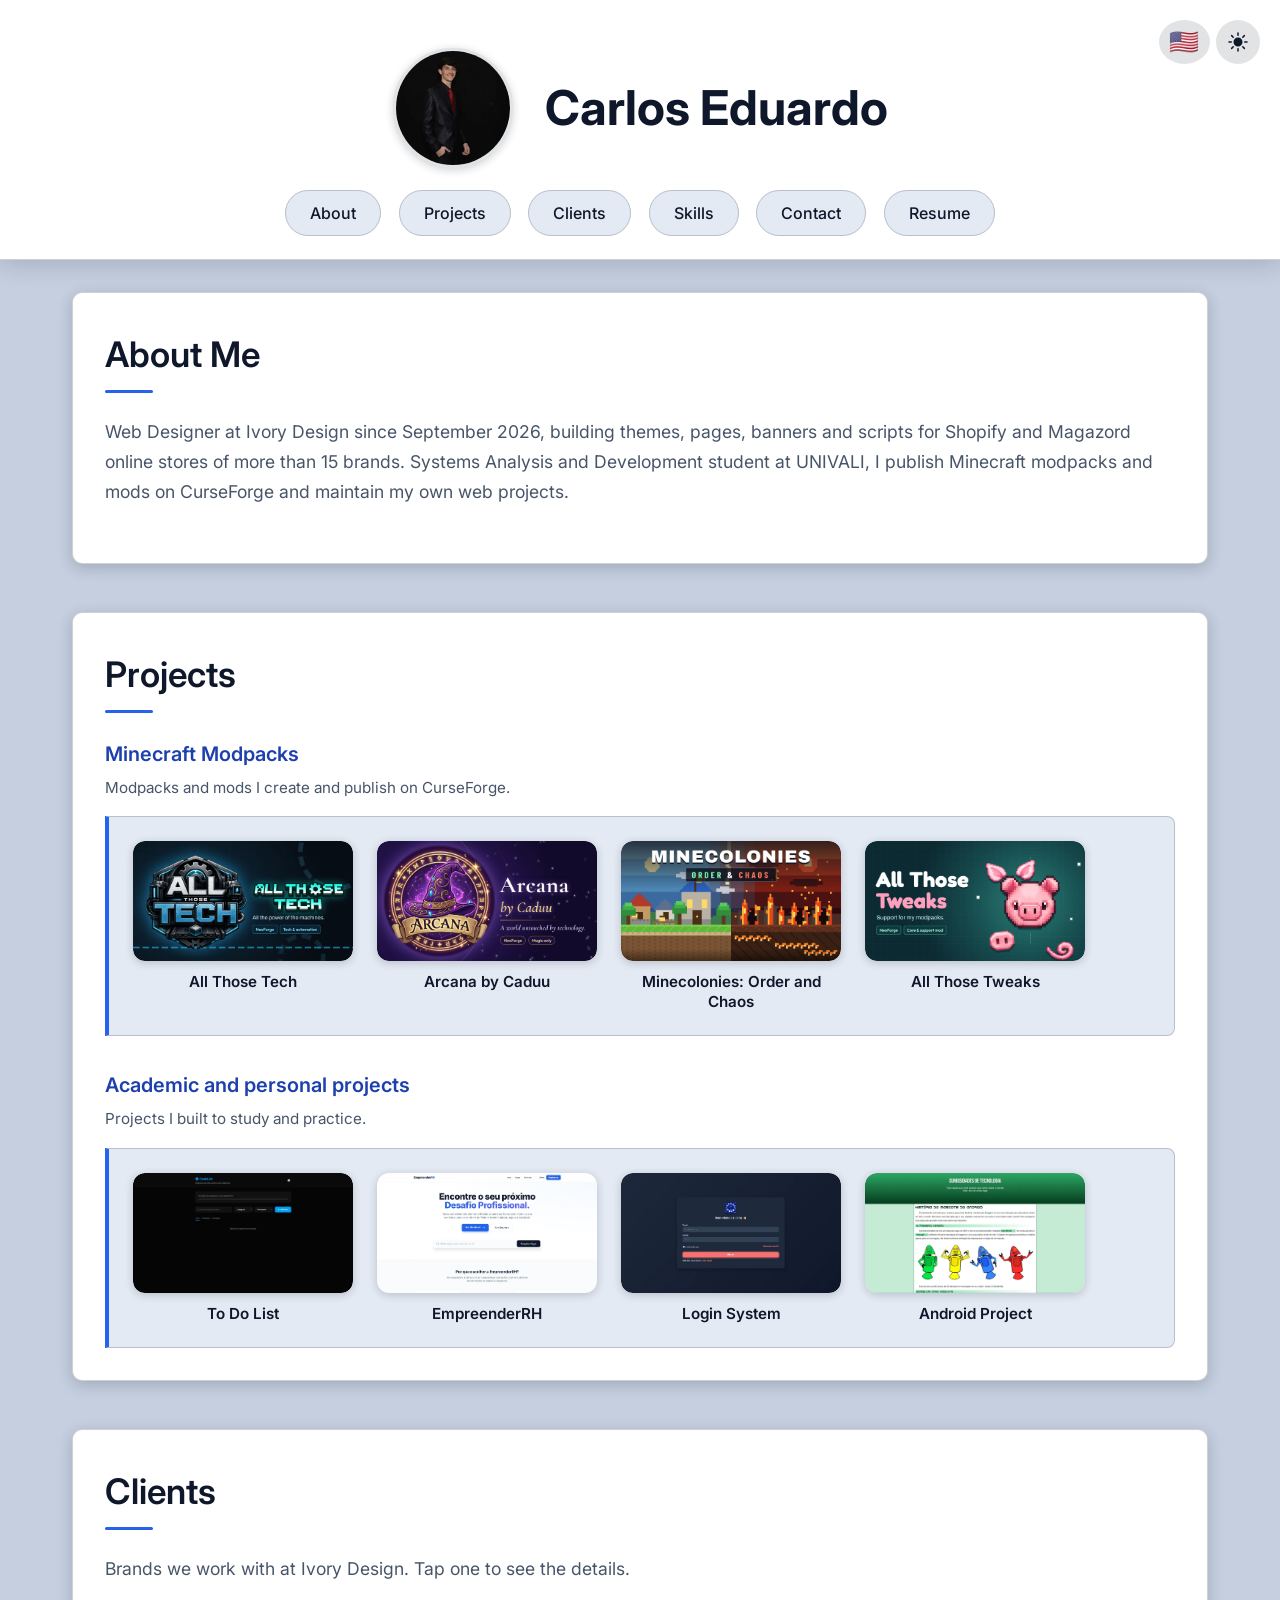
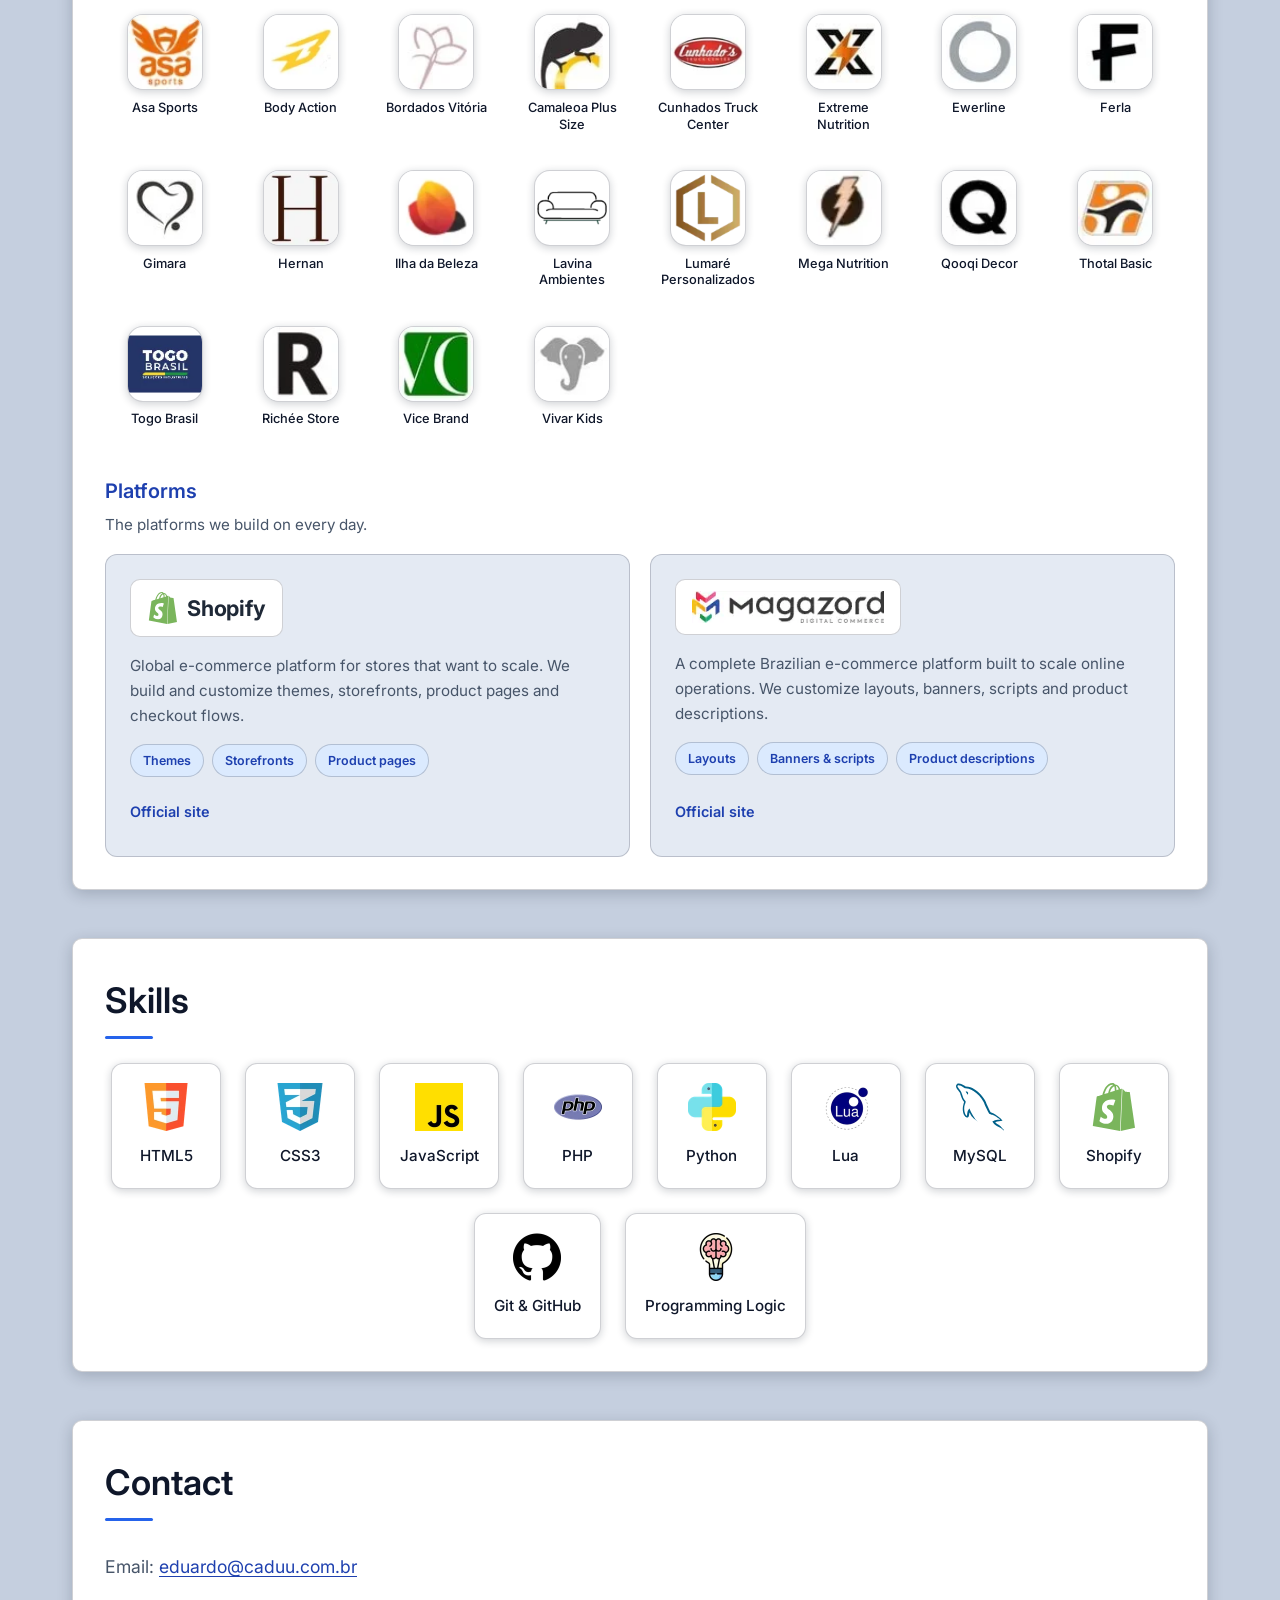
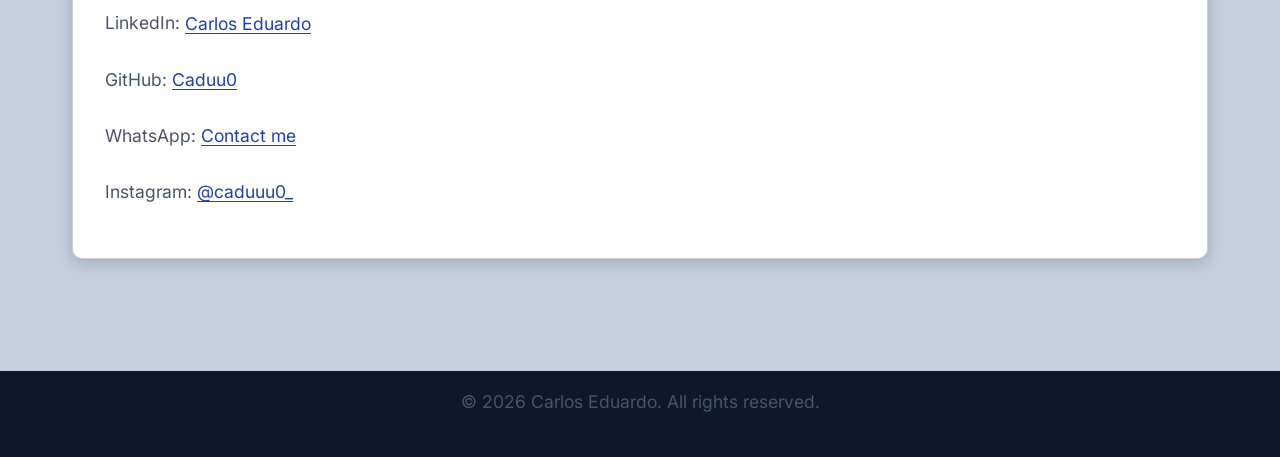
<file: index.html>
<!DOCTYPE html>
<html lang="pt-BR">
<head>
    <meta charset="UTF-8">
    <meta name="viewport" content="width=device-width, initial-scale=1.0">
    <script>
        (function () {
            var d = document.documentElement;
            d.classList.add('js');
            try {
                var th = localStorage.getItem('theme');
                if (th !== 'dark' && th !== 'light') {
                    th = window.matchMedia && matchMedia('(prefers-color-scheme: dark)').matches ? 'dark' : 'light';
                }
                d.setAttribute('data-theme', th);
                var lg = localStorage.getItem('lang');
                if (lg !== 'pt' && lg !== 'en' && lg !== 'es') {
                    lg = (navigator.language || '').toLowerCase().slice(0, 2);
                }
                if (lg === 'en' || lg === 'es') {
                    d.classList.add('i18n-pending');
                    setTimeout(function () { d.classList.remove('i18n-pending'); }, 2500);
                }
            } catch (e) {}
        })();
    </script>
    <title data-i18n="home.title">Carlos Eduardo</title>
    <meta name="description" content="Portfólio de Carlos Eduardo, Web Designer na Ivory Design: lojas virtuais e sistemas para e-commerce, modpacks de Minecraft no CurseForge e projetos web." data-i18n-content="home.meta.description">
    <link rel="canonical" href="https://caduu.com.br/">
    <meta name="theme-color" content="#2563eb">
    <meta property="og:type" content="website">
    <meta property="og:site_name" content="Carlos Eduardo">
    <meta property="og:locale" content="pt_BR">
    <meta property="og:url" content="https://caduu.com.br/">
    <meta property="og:title" content="Carlos Eduardo" data-i18n-content="home.title">
    <meta property="og:description" content="Portfólio de Carlos Eduardo, Web Designer na Ivory Design: lojas virtuais e sistemas para e-commerce, modpacks de Minecraft no CurseForge e projetos web." data-i18n-content="home.meta.description">
    <meta property="og:image" content="https://caduu.com.br/img/og-image.jpg">
    <meta property="og:image:width" content="1200">
    <meta property="og:image:height" content="630">
    <meta name="twitter:card" content="summary_large_image">
    <meta name="twitter:title" content="Carlos Eduardo" data-i18n-content="home.title">
    <meta name="twitter:description" content="Portfólio de Carlos Eduardo, Web Designer na Ivory Design: lojas virtuais e sistemas para e-commerce, modpacks de Minecraft no CurseForge e projetos web." data-i18n-content="home.meta.description">
    <meta name="twitter:image" content="https://caduu.com.br/img/og-image.jpg">
    <link rel="icon" type="image/x-icon" href="img/icon.ico">
    <link rel="apple-touch-icon" href="img/apple-touch-icon.png">
    <link rel="preconnect" href="https://fonts.googleapis.com">
    <link rel="preconnect" href="https://fonts.gstatic.com" crossorigin>
    <link href="https://fonts.googleapis.com/css2?family=Inter:wght@400;500;600;700&display=swap" rel="stylesheet">
    <link rel="stylesheet" href="style.css">
    <script type="application/ld+json">
    {
        "@context": "https://schema.org",
        "@type": "Person",
        "name": "Carlos Eduardo Moreira Ribeiro da Costa",
        "alternateName": "Carlos Eduardo",
        "url": "https://caduu.com.br/",
        "image": "https://caduu.com.br/img/fotoperfil.webp",
        "jobTitle": "Web Designer",
        "worksFor": { "@type": "Organization", "name": "Ivory Design" },
        "sameAs": [
            "https://github.com/Caduu0",
            "https://linkedin.com/in/caduu",
            "https://www.instagram.com/caduuu0_",
            "https://www.curseforge.com/members/caduuu0_/projects"
        ]
    }
    </script>
    <!-- Microsoft Clarity -->
    <script type="text/javascript">
        (function(c,l,a,r,i,t,y){
            c[a]=c[a]||function(){(c[a].q=c[a].q||[]).push(arguments)};
            t=l.createElement(r);t.async=1;t.src="https://www.clarity.ms/tag/"+i;
            y=l.getElementsByTagName(r)[0];y.parentNode.insertBefore(t,y);
        })(window, document, "clarity", "script", "zg43l0jvad");
    </script>
</head>
<body>
    <a class="skip-link" href="#main" data-i18n="ui.skipToContent">Ir para o conteúdo</a>
    <header>
        <div class="header-content">
            <img src="img/fotoperfil.webp" alt="Foto de Carlos Eduardo" data-i18n-alt="home.profileAlt" class="profile-img" width="120" height="120" fetchpriority="high" decoding="async">
            <h1 data-i18n="home.name">Carlos Eduardo</h1>
        </div>
        <nav>
            <ul>
                <li><a href="#sobre" data-i18n="home.nav.about">Sobre</a></li>
                <li><a href="#projetos" data-i18n="home.nav.projects">Projetos</a></li>
                <li><a href="#clientes" data-i18n="home.nav.clients">Clientes</a></li>
                <li><a href="#habilidades" data-i18n="home.nav.skills">Habilidades</a></li>
                <li><a href="#contato" data-i18n="home.nav.contact">Contato</a></li>
                <li><a href="resume/" data-i18n="home.nav.resume">Currículo</a></li>
            </ul>
        </nav>
        <button id="lang-toggle" class="lang-toggle" type="button" title="Mudar idioma" aria-label="Mudar idioma">
            <span class="flag-text" aria-hidden="true">🇧🇷</span>
        </button>
        <button id="theme-toggle" class="theme-toggle" type="button" title="Mudar tema" aria-label="Mudar tema">
            <svg id="sun-icon" xmlns="http://www.w3.org/2000/svg" viewBox="0 0 24 24" fill="currentColor" class="icon" aria-hidden="true">
                <path d="M12 2.25a.75.75 0 01.75.75v2.25a.75.75 0 01-1.5 0V3a.75.75 0 01.75-.75zM7.5 12a4.5 4.5 0 119 0 4.5 4.5 0 01-9 0zM18.894 6.166a.75.75 0 00-1.06-1.06l-1.591 1.59a.75.75 0 101.06 1.061l1.591-1.59zM21.75 12a.75.75 0 01-.75.75h-2.25a.75.75 0 010-1.5H21a.75.75 0 01.75.75zM17.834 18.894a.75.75 0 001.06-1.06l-1.59-1.591a.75.75 0 10-1.061 1.06l1.59 1.591zM12 18a.75.75 0 01.75.75V21a.75.75 0 01-1.5 0v-2.25A.75.75 0 0112 18zM7.758 17.303a.75.75 0 00-1.061-1.06l-1.591 1.59a.75.75 0 001.06 1.061l1.591-1.59zM6 12a.75.75 0 01-.75.75H3a.75.75 0 010-1.5h2.25A.75.75 0 016 12zM6.697 7.757a.75.75 0 001.06-1.06l-1.59-1.591a.75.75 0 00-1.061 1.06l1.59 1.591z"/>
            </svg>
            <svg id="moon-icon" xmlns="http://www.w3.org/2000/svg" viewBox="0 0 24 24" fill="currentColor" class="icon hidden" aria-hidden="true">
                <path fill-rule="evenodd" d="M9.528 1.718a.75.75 0 01.162.819A8.97 8.97 0 009 6a9 9 0 009 9 8.97 8.97 0 003.463-.69.75.75 0 01.981.98 10.503 10.503 0 01-9.694 6.46c-5.799 0-10.5-4.701-10.5-10.5 0-4.368 2.667-8.112 6.46-9.694a.75.75 0 01.818.162z" clip-rule="evenodd"/>
            </svg>
        </button>
    </header>
    <main id="main">
        <section id="sobre" class="reveal">
            <h2 data-i18n="home.about.title">Sobre Mim</h2>
            <p data-i18n="home.about.text">Web Designer na Ivory Design desde setembro de 2026, desenvolvo temas, páginas, banners e scripts para lojas virtuais em Shopify e Magazord de mais de 15 marcas. Estudante de Análise e Desenvolvimento de Sistemas na UNIVALI, publico modpacks e mods de Minecraft no CurseForge e mantenho projetos próprios em web.</p>
        </section>
        <section id="projetos" class="reveal">
            <h2 data-i18n="home.projects.title">Projetos</h2>
            <div class="project-group">
                <h3 class="project-group__title" data-i18n="home.projects.groupCurse.title">Modpacks de Minecraft</h3>
                <p class="project-group__lead" data-i18n="home.projects.groupCurse.lead">Modpacks e mods que crio e publico no CurseForge.</p>
                <ul class="projects-grid">
                    <li>
                        <button type="button" class="project-tile" data-project="allthosetech" aria-haspopup="dialog">
                            <span class="project-tile__thumb-wrap">
                                <img src="img/projects/all-those-tech.webp?v=2" alt="" class="projeto-img" width="1200" height="655" loading="lazy" decoding="async">
                            </span>
                            <span class="project-tile__name" data-i18n="projects.allThoseTech.name">All Those Tech</span>
                        </button>
                    </li>
                    <li>
                        <button type="button" class="project-tile" data-project="arcana" aria-haspopup="dialog">
                            <span class="project-tile__thumb-wrap">
                                <img src="img/projects/arcana.webp?v=2" alt="" class="projeto-img" width="1200" height="655" loading="lazy" decoding="async">
                            </span>
                            <span class="project-tile__name" data-i18n="projects.arcana.name">Arcana by Caduu</span>
                        </button>
                    </li>
                    <li>
                        <button type="button" class="project-tile" data-project="minecolonies" aria-haspopup="dialog">
                            <span class="project-tile__thumb-wrap">
                                <img src="img/projects/minecolonies.webp?v=2" alt="" class="projeto-img" width="1200" height="655" loading="lazy" decoding="async">
                            </span>
                            <span class="project-tile__name" data-i18n="projects.minecolonies.name">Minecolonies: Order and Chaos</span>
                        </button>
                    </li>
                    <li>
                        <button type="button" class="project-tile" data-project="allthosetweaks" aria-haspopup="dialog">
                            <span class="project-tile__thumb-wrap">
                                <img src="img/projects/all-those-tweaks.webp?v=2" alt="" class="projeto-img" width="1200" height="655" loading="lazy" decoding="async">
                            </span>
                            <span class="project-tile__name" data-i18n="projects.allThoseTweaks.name">All Those Tweaks</span>
                        </button>
                    </li>
                </ul>
            </div>
            <div class="project-group">
                <h3 class="project-group__title" data-i18n="home.projects.groupStudy.title">Projetos acadêmicos e pessoais</h3>
                <p class="project-group__lead" data-i18n="home.projects.groupStudy.lead">Projetos que desenvolvi para estudar e praticar.</p>
                <ul class="projects-grid">
                    <li>
                        <button type="button" class="project-tile" data-project="todolist" aria-haspopup="dialog">
                            <span class="project-tile__thumb-wrap">
                                <img src="img/projects/todolist.webp" alt="" class="projeto-img" width="1100" height="569" loading="lazy" decoding="async">
                            </span>
                            <span class="project-tile__name" data-i18n="projects.todolist.name">To Do List</span>
                        </button>
                    </li>
                    <li>
                        <button type="button" class="project-tile" data-project="empreenderrh" aria-haspopup="dialog">
                            <span class="project-tile__thumb-wrap">
                                <img src="img/projects/empreenderrh.webp" alt="" class="projeto-img" width="1100" height="590" loading="lazy" decoding="async">
                            </span>
                            <span class="project-tile__name" data-i18n="projects.empreenderrh.name">Empreender RH</span>
                        </button>
                    </li>
                    <li>
                        <button type="button" class="project-tile" data-project="login-eduardo" aria-haspopup="dialog">
                            <span class="project-tile__thumb-wrap">
                                <img src="img/projects/loginpage.webp" alt="" class="projeto-img" width="1100" height="590" loading="lazy" decoding="async">
                            </span>
                            <span class="project-tile__name" data-i18n="projects.loginEduardo.name">Sistema de Login</span>
                        </button>
                    </li>
                    <li>
                        <button type="button" class="project-tile" data-project="projetoandroid" aria-haspopup="dialog">
                            <span class="project-tile__thumb-wrap">
                                <img src="img/projects/projetoandroid.webp" alt="" class="projeto-img" width="1100" height="593" loading="lazy" decoding="async">
                            </span>
                            <span class="project-tile__name" data-i18n="projects.projetoandroid.name">Projeto Android</span>
                        </button>
                    </li>
                </ul>
            </div>
        </section>
        <section id="clientes" class="reveal">
            <h2 data-i18n="home.clients.title">Clientes</h2>
            <p class="clients-lead" data-i18n="home.clients.lead">Marcas que atendemos na Ivory Design.</p>
            <ul class="client-grid">
                <li>
                    <button type="button" class="client-logo" data-client="asa-sports" aria-haspopup="dialog">
                        <img class="client-logo__img" src="img/clients/asa-sports.webp" alt="" width="76" height="76" loading="lazy" decoding="async">
                        <span class="client-logo__name">Asa Sports</span>
                    </button>
                </li>
                <li>
                    <button type="button" class="client-logo" data-client="body-action" aria-haspopup="dialog">
                        <img class="client-logo__img" src="img/clients/body-action.webp" alt="" width="76" height="76" loading="lazy" decoding="async">
                        <span class="client-logo__name">Body Action</span>
                    </button>
                </li>
                <li>
                    <button type="button" class="client-logo" data-client="bordados-vitoria" aria-haspopup="dialog">
                        <img class="client-logo__img" src="img/clients/bordados-vitoria.webp" alt="" width="76" height="76" loading="lazy" decoding="async">
                        <span class="client-logo__name">Bordados Vitória</span>
                    </button>
                </li>
                <li>
                    <button type="button" class="client-logo" data-client="camaleoa-plus-size" aria-haspopup="dialog">
                        <img class="client-logo__img" src="img/clients/camaleoa-plus-size.webp" alt="" width="76" height="76" loading="lazy" decoding="async">
                        <span class="client-logo__name">Camaleoa Plus Size</span>
                    </button>
                </li>
                <li>
                    <button type="button" class="client-logo" data-client="cunhados-truck" aria-haspopup="dialog">
                        <img class="client-logo__img" src="img/clients/cunhados-truck.webp" alt="" width="76" height="76" loading="lazy" decoding="async">
                        <span class="client-logo__name">Cunhados Truck Center</span>
                    </button>
                </li>
                <li>
                    <button type="button" class="client-logo" data-client="extreme-nutrition" aria-haspopup="dialog">
                        <img class="client-logo__img" src="img/clients/extreme-nutrition.webp" alt="" width="76" height="76" loading="lazy" decoding="async">
                        <span class="client-logo__name">Extreme Nutrition</span>
                    </button>
                </li>
                <li>
                    <button type="button" class="client-logo" data-client="ewerline" aria-haspopup="dialog">
                        <img class="client-logo__img" src="img/clients/ewerline.webp" alt="" width="76" height="76" loading="lazy" decoding="async">
                        <span class="client-logo__name">Ewerline</span>
                    </button>
                </li>
                <li>
                    <button type="button" class="client-logo" data-client="ferla" aria-haspopup="dialog">
                        <img class="client-logo__img" src="img/clients/ferla.webp" alt="" width="76" height="76" loading="lazy" decoding="async">
                        <span class="client-logo__name">Ferla</span>
                    </button>
                </li>
                <li>
                    <button type="button" class="client-logo" data-client="gimara" aria-haspopup="dialog">
                        <img class="client-logo__img" src="img/clients/gimara.webp" alt="" width="76" height="76" loading="lazy" decoding="async">
                        <span class="client-logo__name">Gimara</span>
                    </button>
                </li>
                <li>
                    <button type="button" class="client-logo" data-client="hernan" aria-haspopup="dialog">
                        <img class="client-logo__img" src="img/clients/hernan.webp" alt="" width="76" height="76" loading="lazy" decoding="async">
                        <span class="client-logo__name">Hernan</span>
                    </button>
                </li>
                <li>
                    <button type="button" class="client-logo" data-client="ilha-da-beleza" aria-haspopup="dialog">
                        <img class="client-logo__img" src="img/clients/ilha-da-beleza.webp" alt="" width="76" height="76" loading="lazy" decoding="async">
                        <span class="client-logo__name">Ilha da Beleza</span>
                    </button>
                </li>
                <li>
                    <button type="button" class="client-logo" data-client="lavina-ambientes" aria-haspopup="dialog">
                        <img class="client-logo__img" src="img/clients/lavina-ambientes.webp" alt="" width="76" height="76" loading="lazy" decoding="async">
                        <span class="client-logo__name">Lavina Ambientes</span>
                    </button>
                </li>
                <li>
                    <button type="button" class="client-logo" data-client="lumare-personalizados" aria-haspopup="dialog">
                        <img class="client-logo__img" src="img/clients/lumare-personalizados.webp" alt="" width="76" height="76" loading="lazy" decoding="async">
                        <span class="client-logo__name">Lumaré Personalizados</span>
                    </button>
                </li>
                <li>
                    <button type="button" class="client-logo" data-client="mega-nutrition" aria-haspopup="dialog">
                        <img class="client-logo__img" src="img/clients/mega-nutrition.webp" alt="" width="76" height="76" loading="lazy" decoding="async">
                        <span class="client-logo__name">Mega Nutrition</span>
                    </button>
                </li>
                <li>
                    <button type="button" class="client-logo" data-client="qooqi" aria-haspopup="dialog">
                        <img class="client-logo__img" src="img/clients/qooqi.webp" alt="" width="76" height="76" loading="lazy" decoding="async">
                        <span class="client-logo__name">Qooqi Decor</span>
                    </button>
                </li>
                <li>
                    <button type="button" class="client-logo" data-client="thotal-basic" aria-haspopup="dialog">
                        <img class="client-logo__img" src="img/clients/thotal-basic.webp" alt="" width="76" height="76" loading="lazy" decoding="async">
                        <span class="client-logo__name">Thotal Basic</span>
                    </button>
                </li>
                <li>
                    <button type="button" class="client-logo" data-client="togo-brasil" aria-haspopup="dialog">
                        <img class="client-logo__img" src="img/clients/togo-brasil.webp" alt="" width="76" height="76" loading="lazy" decoding="async">
                        <span class="client-logo__name">Togo Brasil</span>
                    </button>
                </li>
                <li>
                    <button type="button" class="client-logo" data-client="richee-store" aria-haspopup="dialog">
                        <img class="client-logo__img" src="img/clients/richee-store.webp" alt="" width="76" height="76" loading="lazy" decoding="async">
                        <span class="client-logo__name">Richée Store</span>
                    </button>
                </li>
                <li>
                    <button type="button" class="client-logo" data-client="vice-brand" aria-haspopup="dialog">
                        <img class="client-logo__img" src="img/clients/vice-brand.webp" alt="" width="76" height="76" loading="lazy" decoding="async">
                        <span class="client-logo__name">Vice Brand</span>
                    </button>
                </li>
                <li>
                    <button type="button" class="client-logo" data-client="vivar-kids" aria-haspopup="dialog">
                        <img class="client-logo__img" src="img/clients/vivar-kids.webp" alt="" width="76" height="76" loading="lazy" decoding="async">
                        <span class="client-logo__name">Vivar Kids</span>
                    </button>
                </li>
            </ul>
            <div class="project-group">
                <h3 class="project-group__title" data-i18n="home.platforms.title">Plataformas</h3>
                <p class="project-group__lead" data-i18n="home.platforms.lead">As plataformas em que construímos todos os dias.</p>
                <div class="platform-grid">
                    <article class="platform-card">
                        <div class="platform-card__logo">
                            <img src="img/skills/shopify.svg" alt="" width="28" height="32" loading="lazy" decoding="async">
                            <span>Shopify</span>
                        </div>
                        <p data-i18n="platform.shopify.desc">Plataforma global de e-commerce para lojas que querem escalar. Criamos e personalizamos temas, vitrines, páginas de produto e fluxos de compra.</p>
                        <ul class="chip-list">
                            <li data-i18n="platform.shopify.t1">Temas</li>
                            <li data-i18n="platform.shopify.t2">Vitrines</li>
                            <li data-i18n="platform.shopify.t3">Páginas de produto</li>
                        </ul>
                        <a class="platform-card__link" href="https://www.shopify.com" target="_blank" rel="noopener noreferrer" data-i18n="home.platforms.visit">Site oficial</a>
                    </article>
                    <article class="platform-card">
                        <div class="platform-card__logo">
                            <img src="img/skills/magazord.webp" alt="Magazord" width="192" height="32" loading="lazy" decoding="async">
                        </div>
                        <p data-i18n="platform.magazord.desc">Plataforma brasileira de e-commerce completa, pensada para escalar a operação online. Personalizamos layouts, banners, scripts e descrições de produtos.</p>
                        <ul class="chip-list">
                            <li data-i18n="platform.magazord.t1">Layouts</li>
                            <li data-i18n="platform.magazord.t2">Banners e scripts</li>
                            <li data-i18n="platform.magazord.t3">Descrições de produtos</li>
                        </ul>
                        <a class="platform-card__link" href="https://www.magazord.com.br" target="_blank" rel="noopener noreferrer" data-i18n="home.platforms.visit">Site oficial</a>
                    </article>
                </div>
            </div>
        </section>
        <section id="habilidades" class="reveal">
            <h2 data-i18n="home.skills.title">Habilidades</h2>
            <div class="skills-grid">
                <div class="skill-card">
                    <img src="img/skills/html5.webp" alt="" class="skill-icon" width="48" height="48" loading="lazy" decoding="async">
                    <span class="skill-name">HTML5</span>
                </div>
                <div class="skill-card">
                    <img src="img/skills/css.webp" alt="" class="skill-icon" width="48" height="48" loading="lazy" decoding="async">
                    <span class="skill-name">CSS3</span>
                </div>
                <div class="skill-card">
                    <img src="img/skills/js.webp" alt="" class="skill-icon" width="48" height="48" loading="lazy" decoding="async">
                    <span class="skill-name">JavaScript</span>
                </div>
                <div class="skill-card">
                    <img src="img/skills/php.webp" alt="" class="skill-icon" width="48" height="48" loading="lazy" decoding="async">
                    <span class="skill-name">PHP</span>
                </div>
                <div class="skill-card">
                    <img src="img/skills/python.webp" alt="" class="skill-icon" width="48" height="48" loading="lazy" decoding="async">
                    <span class="skill-name">Python</span>
                </div>
                <div class="skill-card">
                    <img src="img/skills/lua.webp" alt="" class="skill-icon" width="48" height="48" loading="lazy" decoding="async">
                    <span class="skill-name">Lua</span>
                </div>
                <div class="skill-card">
                    <img src="img/skills/mysql.svg" alt="" class="skill-icon" width="48" height="48" loading="lazy" decoding="async">
                    <span class="skill-name">MySQL</span>
                </div>
                <div class="skill-card">
                    <img src="img/skills/shopify.svg" alt="" class="skill-icon" width="48" height="48" loading="lazy" decoding="async">
                    <span class="skill-name">Shopify</span>
                </div>
                <div class="skill-card">
                    <img src="img/skills/github.webp" alt="" class="skill-icon" width="48" height="48" loading="lazy" decoding="async">
                    <span class="skill-name">Git &amp; GitHub</span>
                </div>
                <div class="skill-card">
                    <img src="img/skills/logic.webp" alt="" class="skill-icon" width="48" height="48" loading="lazy" decoding="async">
                    <span class="skill-name" data-i18n="home.skills.logic">Lógica de Programação</span>
                </div>
            </div>
        </section>
        <section id="contato" class="reveal">
            <h2 data-i18n="home.contact.title">Contato</h2>
            <p><span data-i18n="home.contact.emailLabel">Email:</span> <a href="mailto:eduardo@caduu.com.br" data-i18n="home.contact.emailName">eduardo@caduu.com.br</a></p>
            <p><span data-i18n="home.contact.linkedinLabel">LinkedIn:</span> <a href="https://linkedin.com/in/caduu" target="_blank" rel="noopener noreferrer" data-i18n="home.contact.linkedinName">Carlos Eduardo</a></p>
            <p><span data-i18n="home.contact.githubLabel">GitHub:</span> <a href="https://github.com/Caduu0" target="_blank" rel="noopener noreferrer" data-i18n="home.contact.githubName">Caduu0</a></p>
            <p><span data-i18n="home.contact.whatsappLabel">WhatsApp:</span> <a href="https://wa.me/5547991239550" target="_blank" rel="noopener noreferrer" data-i18n="home.contact.whatsappNumber">Entre em contato</a></p>
            <p><span data-i18n="home.contact.instagramLabel">Instagram:</span> <a href="https://www.instagram.com/caduuu0_" target="_blank" rel="noopener noreferrer" data-i18n="home.contact.instagramName">@caduuu0_</a></p>
        </section>
    </main>
    <footer>
        <p data-i18n="home.footer.text">&copy; <span id="current-year"></span> Carlos Eduardo. Todos os direitos reservados.</p>
    </footer>
    <button id="scroll-to-top" type="button" aria-label="Voltar ao topo" data-i18n-aria="ui.scrollTop" title="Voltar ao topo" data-i18n-title="ui.scrollTop"></button>
    <div id="project-modal" class="project-modal" hidden data-state="closed">
        <div class="project-modal__backdrop" tabindex="-1"></div>
        <div class="project-modal__dialog" role="dialog" aria-modal="true" aria-labelledby="project-modal-title">
            <button type="button" class="project-modal__close" aria-label="Fechar">&times;</button>
            <div class="project-modal__scroll">
                <div class="project-modal__hero" data-hero-bg>
                    <div class="project-modal__hero-inner">
                        <p class="project-modal__kicker" data-field="kicker"></p>
                        <h3 class="project-modal__hero-title" data-field="heroTitle"></h3>
                        <p class="project-modal__hero-lead" data-field="heroLead"></p>
                        <div class="project-modal__hero-cta">
                            <a class="project-modal__btn project-modal__btn--primary" data-field="ctaDemo" href="#" target="_blank" rel="noopener noreferrer" hidden></a>
                            <a class="project-modal__btn project-modal__btn--ghost" data-field="ctaGithub" href="#" target="_blank" rel="noopener noreferrer" hidden></a>
                        </div>
                    </div>
                </div>
                <div class="project-modal__body">
                    <h2 id="project-modal-title" class="project-modal__title" data-field="detailTitle"></h2>
                    <p class="project-modal__description" data-field="description"></p>
                    <ul class="project-modal__tags" data-field="tags" aria-label=""></ul>
                    <section class="project-modal__section" data-section="media">
                        <h3 class="project-modal__section-title" data-i18n="ui.projectModal.mediaTitle">Mídias do projeto</h3>
                        <div class="project-modal__carousel" data-carousel>
                            <div class="project-modal__carousel-viewport">
                                <div class="project-modal__carousel-track" data-carousel-track></div>
                            </div>
                            <div class="project-modal__carousel-dots" data-carousel-dots hidden></div>
                        </div>
                    </section>
                    <section class="project-modal__section" data-section="links">
                        <h3 class="project-modal__section-title" data-i18n="ui.projectModal.linksTitle">Links</h3>
                        <div class="project-modal__links">
                            <a class="project-modal__btn project-modal__btn--link" data-field="linkDemo" href="#" target="_blank" rel="noopener noreferrer" hidden></a>
                            <a class="project-modal__btn project-modal__btn--link" data-field="linkGithub" href="#" target="_blank" rel="noopener noreferrer" hidden></a>
                        </div>
                    </section>
                </div>
            </div>
        </div>
    </div>
    <div id="client-modal" class="client-modal" hidden data-state="closed">
        <div class="client-modal__backdrop" tabindex="-1"></div>
        <div class="client-modal__dialog" role="dialog" aria-modal="true" aria-labelledby="client-modal-title">
            <button type="button" class="client-modal__close" aria-label="Fechar">&times;</button>
            <div class="client-modal__scroll">
                <div class="cb" data-field="banner" aria-hidden="true"><span class="cb__name" data-field="bannerName"></span><span class="cb__tag" data-field="bannerTag"></span><i class="cb__a"></i><i class="cb__b"></i><i class="cb__c"></i></div>
                <div class="client-modal__body">
                    <div class="client-modal__head">
                        <img class="client-modal__logo" data-field="logo" alt="" width="72" height="72" src="[data-uri]">
                        <div>
                            <h2 id="client-modal-title" class="client-modal__title" data-field="name"></h2>
                            <p class="client-modal__segment" data-field="segment"></p>
                        </div>
                    </div>
                    <p class="client-modal__desc" data-field="desc"></p>
                    <dl class="client-modal__facts">
                        <div data-field="platformRow">
                            <dt data-i18n="clients.modal.platform">Plataforma</dt>
                            <dd data-field="platform"></dd>
                        </div>
                    </dl>
                    <div class="client-modal__actions">
                        <a class="project-modal__btn project-modal__btn--primary" data-field="visit" href="#" target="_blank" rel="noopener noreferrer" hidden></a>
                        <a class="project-modal__btn project-modal__btn--ghost" data-field="visit2" href="#" target="_blank" rel="noopener noreferrer" hidden></a>
                    </div>
                </div>
            </div>
        </div>
    </div>
    <script src="script.js"></script>
</body>
</html>
</file>
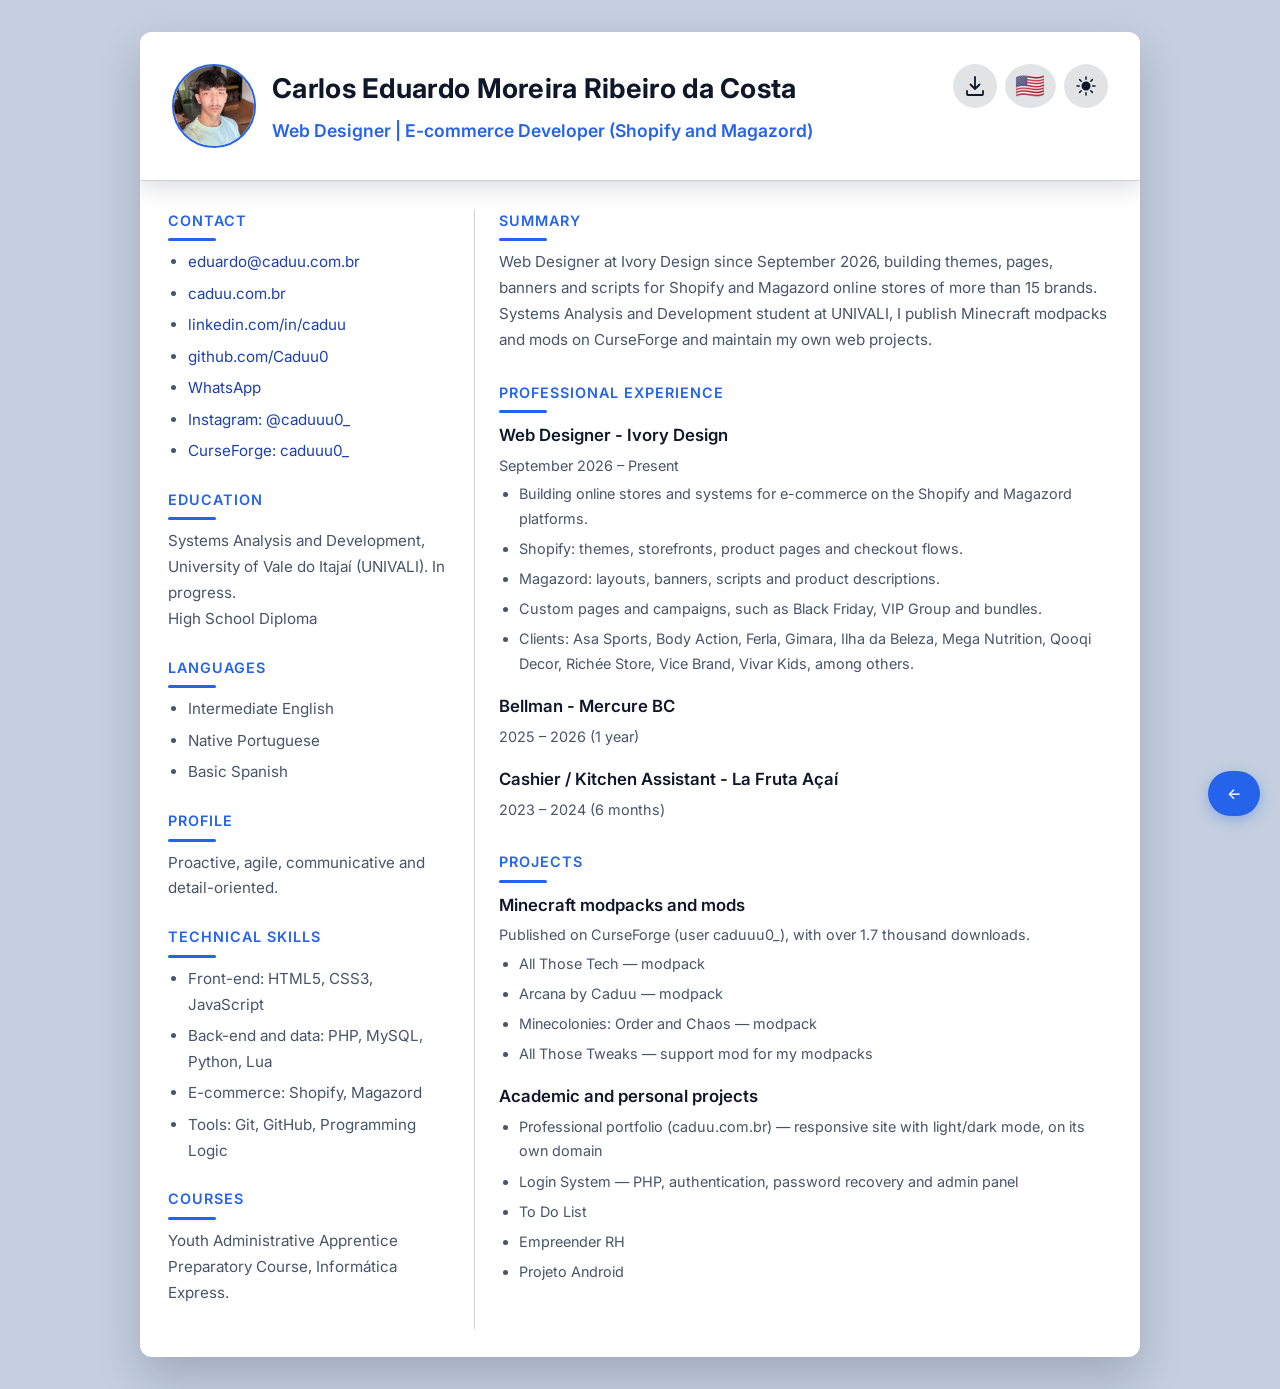
<file: resume/index.html>
<!DOCTYPE html>
<html lang="pt-BR">
<head>
  <meta charset="UTF-8" />
  <meta name="viewport" content="width=device-width, initial-scale=1.0" />
  <script>
    (function () {
      var d = document.documentElement;
      d.classList.add('js');
      try {
        var th = localStorage.getItem('theme');
        if (th !== 'dark' && th !== 'light') {
          th = window.matchMedia && matchMedia('(prefers-color-scheme: dark)').matches ? 'dark' : 'light';
        }
        d.setAttribute('data-theme', th);
        var lg = localStorage.getItem('lang');
        if (lg !== 'pt' && lg !== 'en' && lg !== 'es') {
          lg = (navigator.language || '').toLowerCase().slice(0, 2);
        }
        if (lg === 'en' || lg === 'es') {
          d.classList.add('i18n-pending');
          setTimeout(function () { d.classList.remove('i18n-pending'); }, 2500);
        }
      } catch (e) {}
    })();
  </script>
  <title data-i18n="resume.title">Currículo - Carlos Eduardo</title>
  <meta name="description" content="Currículo de Carlos Eduardo Moreira Ribeiro da Costa, Web Designer na Ivory Design e estudante de Análise e Desenvolvimento de Sistemas." data-i18n-content="resume.meta.description" />
  <link rel="canonical" href="https://caduu.com.br/resume/" />
  <meta name="theme-color" content="#2563eb" />
  <meta property="og:type" content="profile" />
  <meta property="og:site_name" content="Carlos Eduardo" />
  <meta property="og:url" content="https://caduu.com.br/resume/" />
  <meta property="og:title" content="Currículo - Carlos Eduardo" data-i18n-content="resume.title" />
  <meta property="og:description" content="Currículo de Carlos Eduardo Moreira Ribeiro da Costa, Web Designer na Ivory Design e estudante de Análise e Desenvolvimento de Sistemas." data-i18n-content="resume.meta.description" />
  <meta property="og:image" content="https://caduu.com.br/img/og-image.jpg" />
  <meta name="twitter:card" content="summary_large_image" />
  <link rel="icon" type="image/x-icon" href="../img/icon.ico" />
  <link rel="apple-touch-icon" href="../img/apple-touch-icon.png" />
  <link rel="preconnect" href="https://fonts.googleapis.com">
  <link rel="preconnect" href="https://fonts.gstatic.com" crossorigin>
  <link href="https://fonts.googleapis.com/css2?family=Inter:wght@400;500;600;700&display=swap" rel="stylesheet">
  <link rel="stylesheet" href="../style.css" />
    <!-- Microsoft Clarity -->
    <script type="text/javascript">
        (function(c,l,a,r,i,t,y){
            c[a]=c[a]||function(){(c[a].q=c[a].q||[]).push(arguments)};
            t=l.createElement(r);t.async=1;t.src="https://www.clarity.ms/tag/"+i;
            y=l.getElementsByTagName(r)[0];y.parentNode.insertBefore(t,y);
        })(window, document, "clarity", "script", "zg43l0jvad");
    </script>
  </head>
<body>
  <a class="skip-link" href="#resume-main" data-i18n="ui.skipToContent">Ir para o conteúdo</a>
  <article class="resume-card">
    <header class="resume-header">
      <div class="profile-top-left">
        <img class="profile-photo" src="../img/fotocurriculo.webp" alt="Foto de Carlos Eduardo" data-i18n-alt="home.profileAlt" width="84" height="84" decoding="async" />
        <div>
          <h1 data-i18n="resume.name">Carlos Eduardo Moreira Ribeiro da Costa</h1>
          <p class="subtitle" data-i18n="resume.subtitle">Web Designer | Desenvolvedor de e-commerce (Shopify e Magazord)</p>
        </div>
      </div>
      <div class="profile-controls no-print">
        <a id="download-btn" class="print-btn" href="curriculo.pdf" download="Curriculo-Carlos-Eduardo.pdf" title="Baixar currículo (PDF)" aria-label="Baixar currículo (PDF)" data-i18n-title="resume.print" data-i18n-aria="resume.print">
          <svg xmlns="http://www.w3.org/2000/svg" viewBox="0 0 24 24" fill="none" stroke="currentColor" stroke-width="1.8" stroke-linecap="round" stroke-linejoin="round" class="icon" aria-hidden="true">
            <path d="M12 3v12m0 0l-4.5-4.5M12 15l4.5-4.5M4 17v3a1 1 0 001 1h14a1 1 0 001-1v-3"/>
          </svg>
        </a>
        <button id="lang-toggle" class="lang-toggle" type="button" title="Mudar idioma" aria-label="Mudar idioma">
          <span class="flag-text" aria-hidden="true">🇧🇷</span>
        </button>
        <button id="theme-toggle" class="theme-toggle" type="button" title="Mudar tema" aria-label="Mudar tema">
            <svg id="sun-icon" xmlns="http://www.w3.org/2000/svg" viewBox="0 0 24 24" fill="currentColor" class="icon" aria-hidden="true">
                <path d="M12 2.25a.75.75 0 01.75.75v2.25a.75.75 0 01-1.5 0V3a.75.75 0 01.75-.75zM7.5 12a4.5 4.5 0 119 0 4.5 4.5 0 01-9 0zM18.894 6.166a.75.75 0 00-1.06-1.06l-1.591 1.59a.75.75 0 101.06 1.061l1.591-1.59zM21.75 12a.75.75 0 01-.75.75h-2.25a.75.75 0 010-1.5H21a.75.75 0 01.75.75zM17.834 18.894a.75.75 0 001.06-1.06l-1.59-1.591a.75.75 0 10-1.061 1.06l1.59 1.591zM12 18a.75.75 0 01.75.75V21a.75.75 0 01-1.5 0v-2.25A.75.75 0 0112 18zM7.758 17.303a.75.75 0 00-1.061-1.06l-1.591 1.59a.75.75 0 001.06 1.061l1.591-1.59zM6 12a.75.75 0 01-.75.75H3a.75.75 0 010-1.5h2.25A.75.75 0 016 12zM6.697 7.757a.75.75 0 001.06-1.06l-1.59-1.591a.75.75 0 00-1.061 1.06l1.59 1.591z"/>
            </svg>
            <svg id="moon-icon" xmlns="http://www.w3.org/2000/svg" viewBox="0 0 24 24" fill="currentColor" class="icon hidden" aria-hidden="true">
                <path fill-rule="evenodd" d="M9.528 1.718a.75.75 0 01.162.819A8.97 8.97 0 009 6a9 9 0 009 9 8.97 8.97 0 003.463-.69.75.75 0 01.981.98 10.503 10.503 0 01-9.694 6.46c-5.799 0-10.5-4.701-10.5-10.5 0-4.368 2.667-8.112 6.46-9.694a.75.75 0 01.818.162z" clip-rule="evenodd"/>
            </svg>
        </button>
      </div>
    </header>
    <div class="grid">
      <aside class="side-panel">
        <section>
          <h2 data-i18n="resume.contact.title">CONTATO</h2>
          <ul>
            <li><a href="mailto:eduardo@caduu.com.br">eduardo@caduu.com.br</a></li>
            <li><a href="https://caduu.com.br/" target="_blank" rel="noopener noreferrer">caduu.com.br</a></li>
            <li><a href="https://www.linkedin.com/in/caduu" target="_blank" rel="noopener noreferrer">linkedin.com/in/caduu</a></li>
            <li><a href="https://github.com/Caduu0" target="_blank" rel="noopener noreferrer">github.com/Caduu0</a></li>
            <li><a href="https://wa.me/5547991239550" target="_blank" rel="noopener noreferrer">WhatsApp</a></li>
            <li><a href="https://www.instagram.com/caduuu0_" target="_blank" rel="noopener noreferrer">Instagram: @caduuu0_</a></li>
            <li><a href="https://www.curseforge.com/members/caduuu0_/projects" target="_blank" rel="noopener noreferrer">CurseForge: caduuu0_</a></li>
          </ul>
        </section>
        <section>
          <h2 data-i18n="resume.education.title">FORMAÇÃO</h2>
          <p data-i18n="resume.education.text1">Análise e Desenvolvimento de Sistemas, Universidade do Vale do Itajaí (UNIVALI). Cursando.</p>
          <p data-i18n="resume.education.text2">Ensino Médio Completo</p>
        </section>
        <section>
          <h2 data-i18n="resume.languages.title">IDIOMAS</h2>
          <ul>
            <li data-i18n="resume.languages.en">Inglês intermediário</li>
            <li data-i18n="resume.languages.pt">Português nativo</li>
            <li data-i18n="resume.languages.es">Espanhol básico</li>
          </ul>
        </section>
        <section>
          <h2 data-i18n="resume.skills.title">PERFIL</h2>
          <p data-i18n="resume.skills.text">Proativo, ágil, comunicativo e detalhista.</p>
        </section>
        <section>
          <h2 data-i18n="resume.technical.title">COMPETÊNCIAS TÉCNICAS</h2>
          <ul>
            <li data-i18n="resume.technical.front">Front-end: HTML5, CSS3, JavaScript</li>
            <li data-i18n="resume.technical.back">Back-end e dados: PHP, MySQL, Python, Lua</li>
            <li data-i18n="resume.technical.ecom">E-commerce: Shopify, Magazord</li>
            <li data-i18n="resume.technical.tools">Ferramentas: Git, GitHub, Lógica de Programação</li>
          </ul>
        </section>
        <section>
          <h2 data-i18n="resume.courses.title">CURSOS</h2>
          <p data-i18n="resume.courses.text">Curso Preparatório para Jovem Aprendiz Administrativo, Informática Express.</p>
        </section>
      </aside>
      <main class="content-panel" id="resume-main">
        <section>
          <h2 data-i18n="resume.about.title">RESUMO</h2>
          <p data-i18n="resume.about.text">Web Designer na Ivory Design desde setembro de 2026, desenvolvo temas, páginas, banners e scripts para lojas virtuais em Shopify e Magazord de mais de 15 marcas. Estudante de Análise e Desenvolvimento de Sistemas na UNIVALI, publico modpacks e mods de Minecraft no CurseForge e mantenho projetos próprios em web.</p>
        </section>
        <section>
          <h2 data-i18n="resume.experience.title">EXPERIÊNCIA PROFISSIONAL</h2>
          <article class="experience-item">
            <h3 data-i18n="resume.experience.job3.title">Web Designer - Ivory Design</h3>
            <p class="time" data-i18n="resume.experience.job3.time">Setembro de 2026 – Atual</p>
            <ul class="job-desc">
              <li data-i18n="resume.experience.job3.b1">Desenvolvimento de lojas e sistemas para e-commerces nas plataformas Shopify e Magazord.</li>
              <li data-i18n="resume.experience.job3.b2">Shopify: temas, vitrines, páginas de produto e fluxos de compra.</li>
              <li data-i18n="resume.experience.job3.b3">Magazord: layouts, banners, scripts e descrições de produtos.</li>
              <li data-i18n="resume.experience.job3.b4">Páginas e campanhas personalizadas, como Black Friday, Grupo VIP e combos.</li>
              <li data-i18n="resume.experience.job3.b5">Clientes: Asa Sports, Body Action, Ferla, Gimara, Ilha da Beleza, Mega Nutrition, Qooqi Decor, Richée Store, Vice Brand, Vivar Kids, entre outros.</li>
            </ul>
          </article>
          <article class="experience-item">
            <h3 data-i18n="resume.experience.job2.title">Mensageiro - Mercure BC</h3>
            <p class="time" data-i18n="resume.experience.job2.time">2025 – 2026 (1 ano)</p>
          </article>
          <article class="experience-item">
            <h3 data-i18n="resume.experience.job1.title">Caixa / Auxiliar de Cozinha - La Fruta Açaí</h3>
            <p class="time" data-i18n="resume.experience.job1.time">2023 – 2024 (6 meses)</p>
          </article>
        </section>
        <section>
          <h2 data-i18n="resume.projects.title">PROJETOS</h2>
          <article class="experience-item">
            <h3 data-i18n="resume.projects.mc.title">Modpacks e mods de Minecraft</h3>
            <p class="time" data-i18n="resume.projects.mc.desc">Publicados no CurseForge (usuário caduuu0_), com mais de 1.7 mil downloads.</p>
            <ul class="job-desc">
              <li>All Those Tech — modpack</li>
              <li>Arcana by Caduu — modpack</li>
              <li>Minecolonies: Order and Chaos — modpack</li>
              <li data-i18n="resume.projects.mc.p4">All Those Tweaks — mod de suporte aos meus modpacks</li>
            </ul>
          </article>
          <article class="experience-item">
            <h3 data-i18n="resume.projects.other.title">Projetos acadêmicos e pessoais</h3>
            <ul class="job-desc">
              <li data-i18n="resume.projects.other.p1">Portfólio profissional (caduu.com.br) — site responsivo com modo claro/escuro, em domínio próprio</li>
              <li data-i18n="resume.projects.other.p2">Sistema de Login — PHP, autenticação, recuperação de senha e painel administrativo</li>
              <li>To Do List</li>
              <li>Empreender RH</li>
              <li>Projeto Android</li>
            </ul>
          </article>
        </section>
      </main>
    </div>
  </article>
  <a href="../" class="btn-primary btn-fixed-bottom-right no-print">
    ← <span data-i18n="resume.backButton">Voltar para a página inicial</span>
  </a>
  <script src="../script.js"></script>
</body>
</html>
</file>
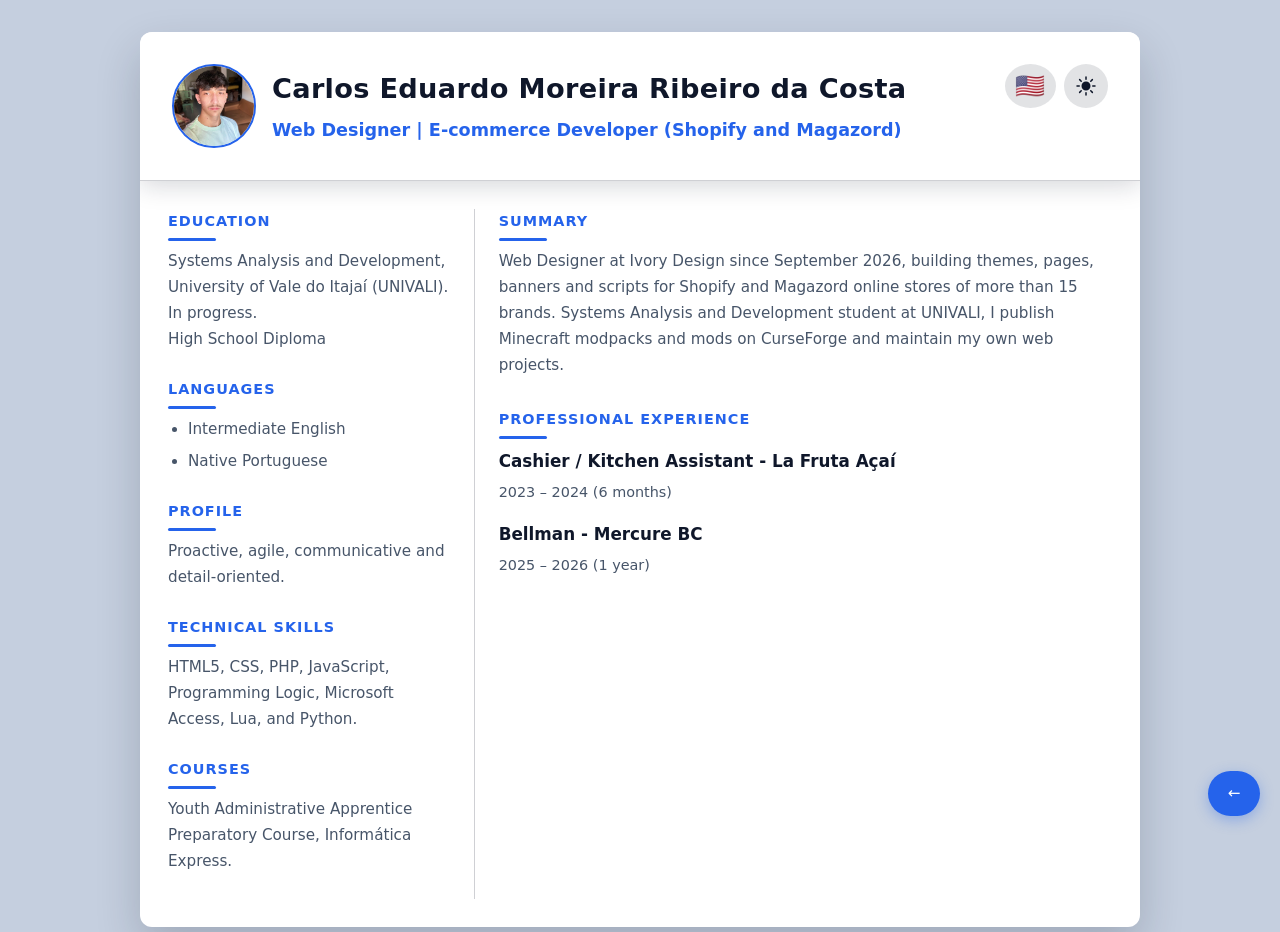
<file: resume.html>
<!DOCTYPE html>
<html lang="pt-BR">
<head>
  <meta charset="UTF-8" />
  <meta name="viewport" content="width=device-width, initial-scale=1.0" />
  <link rel="icon" type="image/x-icon" href="img/favicon.ico" />
  <title data-i18n="resume.title">Resume Eduardo</title>
  <link rel="stylesheet" href="style.css" />
</head>
<body>
  <article class="resume-card">
    <header class="resume-header">
      <div class="profile-top-left">
        <img class="profile-photo" src="img/fotocurriculo.jpg" alt="Profile photo" />
        <div>
          <h1 data-i18n="resume.name">Carlos Eduardo Moreira Ribeiro da Costa</h1>
          <p class="subtitle" data-i18n="resume.subtitle">Currently studying Systems Analysis and Development</p>
        </div>
      </div>
      <div class="profile-controls">
        <button id="lang-toggle" class="lang-toggle" type="button" title="Change language">
          <span class="flag-text">🇧🇷</span>
        </button>
        <button id="theme-toggle" class="theme-toggle" type="button" title="Mudar tema">
            <svg id="sun-icon" xmlns="http://www.w3.org/2000/svg" viewBox="0 0 24 24" fill="currentColor" class="icon">
                <path d="M12 2.25a.75.75 0 01.75.75v2.25a.75.75 0 01-1.5 0V3a.75.75 0 01.75-.75zM7.5 12a4.5 4.5 0 119 0 4.5 4.5 0 01-9 0zM18.894 6.166a.75.75 0 00-1.06-1.06l-1.591 1.59a.75.75 0 101.06 1.061l1.591-1.59zM21.75 12a.75.75 0 01-.75.75h-2.25a.75.75 0 010-1.5H21a.75.75 0 01.75.75zM17.834 18.894a.75.75 0 001.06-1.06l-1.59-1.591a.75.75 0 10-1.061 1.06l1.59 1.591zM12 18a.75.75 0 01.75.75V21a.75.75 0 01-1.5 0v-2.25A.75.75 0 0112 18zM7.758 17.303a.75.75 0 00-1.061-1.06l-1.591 1.59a.75.75 0 001.06 1.061l1.591-1.59zM6 12a.75.75 0 01-.75.75H3a.75.75 0 010-1.5h2.25A.75.75 0 016 12zM6.697 7.757a.75.75 0 001.06-1.06l-1.59-1.591a.75.75 0 00-1.061 1.06l1.59 1.591z"/>
            </svg>
            <svg id="moon-icon" xmlns="http://www.w3.org/2000/svg" viewBox="0 0 24 24" fill="currentColor" class="icon hidden">
                <path fill-rule="evenodd" d="M9.528 1.718a.75.75 0 01.162.819A8.97 8.97 0 009 6a9 9 0 009 9 8.97 8.97 0 003.463-.69.75.75 0 01.981.98 10.503 10.503 0 01-9.694 6.46c-5.799 0-10.5-4.701-10.5-10.5 0-4.368 2.667-8.112 6.46-9.694a.75.75 0 01.818.162z" clip-rule="evenodd"/>
            </svg>
        </button>
      </div>
    </header>
    <div class="grid">
      <aside class="side-panel">
        <section>
          <h2 data-i18n="resume.education.title">EDUCATION</h2>
          <p data-i18n="resume.education.text1">Currently studying Systems Analysis and Development at University of Vale do Itajaí (UNIVALI).</p>
          <p data-i18n="resume.education.text2">High School Diploma</p>
        </section>

        <section>
          <h2 data-i18n="resume.languages.title">LANGUAGES</h2>
          <ul>
            <li data-i18n="resume.languages.en">Intermediate English</li>
            <li data-i18n="resume.languages.pt">Native Portuguese</li>
          </ul>
        </section>

        <section>
          <h2 data-i18n="resume.skills.title">SKILLS AND PROFICIENCIES</h2>
          <p data-i18n="resume.skills.text">Proactive, agile, communicative, and detail-oriented. Quick learner with a strong sense of ethics, responsibility, and teamwork.</p>
        </section>

        <section>
          <h2 data-i18n="resume.technical.title">TECHNICAL SKILLS</h2>
          <p data-i18n="resume.technical.text">HTML5, CSS, PHP, JavaScript, Programming Logic, Microsoft Access, Lua, and Python.</p>
        </section>

        <section>
          <h2 data-i18n="resume.courses.title">COURSES AND CERTIFICATIONS</h2>
          <p data-i18n="resume.courses.text">Youth Administrative Apprentice Preparatory Course, Informatica Express: Excel, Administration, Secretarial Practices, Human Resources (Payroll), Accounting, and Basic English.</p>
        </section>
      </aside>

      <main class="content-panel">
        <section>
          <h2 data-i18n="resume.about.title">ABOUT ME</h2>
          <p data-i18n="resume.about.text">
            I am interested in the technology and systems development field, with a strong ability to learn new tools and solve problems. I am seeking an opportunity to develop my skills, gain professional experience, and contribute effective solutions to the team.
          </p>
        </section>

        <section>
          <h2 data-i18n="resume.experience.title">PROFESSIONAL EXPERIENCE</h2>
          <article class="experience-item">
            <h3 data-i18n="resume.experience.job1.title">Cashier / Kitchen Assistant - La Fruta Açaí</h3>
            <p class="time" data-i18n="resume.experience.job1.time">2023 – 2024 (6 months)</p>
          </article>

          <article class="experience-item">
            <h3 data-i18n="resume.experience.job2.title">Bellman (Messenger) - Mercure Camboriú</h3>
            <p class="time" data-i18n="resume.experience.job2.time">2025 – 2026 (11 months)</p>
          </article>
        </section>

      </main>
    </div>
  </article>
  <a href="index.html" class="btn-primary btn-fixed-bottom-right">
    ← <span data-i18n="resume.backButton">Voltar para a página inicial</span>
  </a>
  <script src="script.js"></script>
</body>
</html>
</file>
<file: style.css>
* {
    margin: 0;
    padding: 0;
    box-sizing: border-box;
}

:root {
    /* Light mode */
    --primary-color: #2563eb;
    --primary-dark: #1e40af;
    --primary-light: #dbeafe;
    --accent-color: #0ea5e9;
    --accent-light: #e0f2fe;
    --surface-alt: #e4eaf3;
    --text-color: #0f172a;
    --text-light: #475569;
    --bg-color: #c5cfdf;
    --white: #ffffff;
    --link-color: #1e40af;
    --icon-color: #0f172a;
    --border: rgba(15, 23, 42, 0.2);
    --shadow: rgba(15, 23, 42, 0.2);
    --shadow-dark: rgba(15, 23, 42, 0.16);
    --toggle-color: #111a2e1f;
}

[data-theme="dark"] {
    /* Dark mode */
    --primary-color: #3b82f6;
    --primary-dark: #1d4ed8;
    --primary-light: #1e3a5f;
    --accent-color: #38bdf8;
    --accent-light: #7dd3fc;
    --surface-alt: #1e2533;
    --text-color: #e2e8f0;
    --text-light: #94a3b8;
    --bg-color: #0d1117;
    --white: #161b27;
    --link-color: #8ec5ff;
    --icon-color: #e2e8f0;
    --border: rgba(255, 255, 255, 0.07);
    --shadow: rgba(0, 0, 0, 0.4);
    --shadow-dark: rgba(0, 0, 0, 0.65);
    --toggle-color: #f8fafc2e;
}

body {
    font-family: 'Inter', 'Segoe UI', system-ui, sans-serif;
    line-height: 1.7;
    color: var(--text-color);
    background: var(--bg-color);
    min-height: 100vh;
    transition: background 0.3s ease, color 0.3s ease;
    overflow-x: hidden;
}

h1, h2, h3 {
    color: var(--text-color);
    margin-bottom: 1rem;
    font-weight: 600;
}

h1 {
    font-size: clamp(2rem, 4vw, 3rem);
    color: var(--text-color);
    font-weight: 700;
}

h2 {
    font-size: clamp(1.4rem, 3vw, 2.2rem);
    position: relative;
    padding-bottom: 0.5rem;
}

h2::after {
    content: '';
    position: absolute;
    bottom: 0;
    left: 0;
    width: 48px;
    height: 3px;
    background: var(--primary-color);
    border-radius: 2px;
}

h3 {
    font-size: 1.6rem;
    color: var(--primary-color);
}

p {
    margin-bottom: 1.5rem;
    color: var(--text-light);
    font-size: clamp(0.95rem, 1.6vw, 1.1rem);
}

a {
    color: var(--link-color);
    text-decoration: none;
    transition: color 0.3s ease;
}

a:hover {
    color: var(--primary-color);
    text-decoration: underline;
}

a:focus-visible,
button:focus-visible {
    outline: 3px solid var(--primary-color);
    outline-offset: 3px;
}

.skip-link {
    position: absolute;
    left: 1rem;
    top: -4rem;
    z-index: 11000;
    padding: 0.6rem 1rem;
    border-radius: 8px;
    background: var(--primary-color);
    color: #ffffff;
    font-weight: 600;
    transition: top 0.2s ease;
}

.skip-link:focus {
    top: 1rem;
    color: #ffffff;
}

html.i18n-pending body {
    visibility: hidden;
}

#i18n-file-warning {
    position: fixed;
    left: 16px;
    right: 16px;
    bottom: 16px;
    padding: 12px 14px;
    border-radius: 8px;
    background: #fff3cd;
    color: #664d03;
    border: 1px solid #ffecb5;
    box-shadow: 0 4px 10px rgba(0, 0, 0, 0.12);
    z-index: 9999;
    font-size: 14px;
    line-height: 1.4;
}

header {
    background: var(--white);
    color: #ffffff;
    padding: 3rem 0 2rem;
    position: relative;
    box-shadow: 0 4px 24px rgba(15, 23, 42, 0.18);
    border-bottom: 1px solid var(--border);
    transition: background 0.3s ease;
}

[data-theme="dark"] header {
    background: var(--white);
    border-bottom: 1px solid var(--border);
    box-shadow: 0 4px 24px rgba(0, 0, 0, 0.5);
}

.header-content {
    display: flex;
    align-items: center;
    justify-content: center;
    gap: 2rem;
}

.profile-img {
    width: 120px;
    height: 120px;
    object-fit: cover;
    border-radius: 50%;
    box-shadow: 0 2px 8px var(--shadow);
    border: 3px solid var(--toggle-color);
    cursor: pointer;
    transition: all 0.3s ease;
}

.header-content h1 {
    margin-bottom: 0;
}

header::before {
    content: '';
    position: absolute;
    top: 0;
    left: 0;
    right: 0;
    bottom: 0;
    background: url('data:image/svg+xml,<svg xmlns="http://www.w3.org/2000/svg" viewBox="0 0 100 100"><defs><pattern id="grain" width="100" height="100" patternUnits="userSpaceOnUse"><circle cx="25" cy="25" r="1" fill="rgba(255,255,255,0.1)"/><circle cx="75" cy="75" r="1" fill="rgba(255,255,255,0.1)"/><circle cx="50" cy="10" r="0.5" fill="rgba(255,255,255,0.1)"/><circle cx="90" cy="40" r="0.5" fill="rgba(255,255,255,0.1)"/></pattern></defs><rect width="100" height="100" fill="url(%23grain)"/></svg>');
    opacity: 0.3;
    pointer-events: none;
}

nav ul {
    list-style: none;
    display: flex;
    flex-wrap: wrap;
    justify-content: center;
    gap: 0.9rem 1.1rem;
    margin-top: 2rem;
    position: relative;
    z-index: 1;
}

nav li {
    display: inline;
}

nav a {
    color: var(--text-color);
    font-weight: 500;
    padding: 0.75rem 1.5rem;
    border-radius: 30px;
    transition: all 0.3s ease;
    background: var(--surface-alt);
    border: 1px solid var(--border);
}

nav a:hover,
nav a:focus-visible {
    background: var(--primary-light);
    color: var(--link-color);
    text-decoration: none;
    transform: translateY(-2px);
    box-shadow: 0 6px 20px var(--shadow);
    border-color: var(--primary-color);
}

#scroll-to-top {
    position: fixed;
    bottom: 20px;
    right: 20px;
    background-color: var(--primary-color);
    color: transparent;
    border: none;
    border-radius: 50%;
    width: 50px;
    height: 50px;
    font-size: 1.5rem;
    cursor: pointer;
    box-shadow: 0 2px 10px var(--shadow);
    transition: background-color 0.3s ease, transform 0.3s ease;
    z-index: 1000;
    background-image: url("data:image/svg+xml,%3Csvg width='24' height='24' viewBox='0 0 24 24' fill='none' xmlns='http://www.w3.org/2000/svg'%3E%3Cpath d='M12 19V5M12 5l-7 7M12 5l7 7' stroke='white' stroke-width='2' stroke-linecap='round' stroke-linejoin='round'/%3E%3C/svg%3E");
    background-repeat: no-repeat;
    background-position: center;
    background-size: 24px 24px;
}

#scroll-to-top:hover {
    background-color: var(--primary-dark);
    transform: translateY(-2px);
}

.js .reveal {
    opacity: 0;
    transform: translateY(20px);
    transition: opacity 0.6s ease, transform 0.6s ease;
}

.js .reveal.is-visible {
    opacity: 1;
    transform: translateY(0);
}

main {
    max-width: 1200px;
    margin: 0 auto;
    padding: 2rem;
}

section {
    margin-bottom: 3rem;
    padding: 2rem;
    background-color: var(--white);
    border-radius: 10px;
    box-shadow: 0 4px 15px var(--shadow);
    border: 1px solid var(--border);
    transition: background-color 0.3s ease;
}

[data-theme="dark"] section {
    background-color: var(--white);
}

section h2 {
    margin-bottom: 1.5rem;
}

.project-group {
    margin-bottom: 2rem;
}

.project-group:last-child {
    margin-bottom: 0;
}

.project-group__title {
    font-size: 1.25rem;
    margin: 0 0 0.25rem;
    color: var(--link-color);
}

.project-group__lead {
    margin: 0 0 1rem;
    font-size: 0.95rem;
}

#projetos .projects-grid {
    list-style: none;
    margin-bottom: 0;
    padding: 1.5rem;
    border: 1px solid var(--border);
    border-left: 4px solid var(--primary-color);
    background-color: var(--surface-alt);
    border-radius: 0 8px 8px 0;
    display: flex;
    flex-wrap: wrap;
    align-items: stretch;
    justify-content: flex-start;
    gap: 1.5rem;
}

.projects-grid > li {
    display: flex;
}

.project-tile {
    display: flex;
    flex-direction: column;
    align-items: center;
    gap: 0.65rem;
    max-width: 220px;
    padding: 0;
    margin: 0;
    border: none;
    background: transparent;
    font: inherit;
    color: inherit;
    text-align: center;
    cursor: pointer;
    border-radius: 14px;
    transition: transform 0.25s ease, box-shadow 0.25s ease;
}

.project-tile:focus-visible {
    outline: 3px solid var(--primary-color);
    outline-offset: 4px;
}

.project-tile__thumb-wrap {
    display: block;
    border-radius: 12px;
    overflow: hidden;
    box-shadow: 0 2px 8px var(--shadow);
    transition: box-shadow 0.3s ease, transform 0.3s ease;
}

.project-tile:hover .project-tile__thumb-wrap,
.project-tile:focus-visible .project-tile__thumb-wrap {
    transform: translateY(-5px);
    box-shadow: 0 8px 20px var(--shadow-dark);
}

.project-tile__name {
    font-size: 0.95rem;
    font-weight: 600;
    color: var(--text-color);
    line-height: 1.3;
}

[data-theme="dark"] .project-tile__name {
    color: var(--text-color);
}

.projeto-img {
    width: 220px;
    height: 120px;
    object-fit: cover;
    border-radius: 12px;
    display: block;
    transition: transform 0.3s ease;
}

.project-tile:hover .projeto-img {
    transform: scale(1.03);
}

.project-modal {
    position: fixed;
    inset: 0;
    z-index: 10050;
    display: flex;
    align-items: flex-start;
    justify-content: center;
    padding: clamp(0.75rem, 3vw, 2rem);
    box-sizing: border-box;
}

.project-modal[hidden] {
    display: none !important;
}

.project-modal__backdrop {
    position: absolute;
    inset: 0;
    background: rgba(45, 55, 72, 0.45);
    -webkit-backdrop-filter: blur(8px);
    backdrop-filter: blur(8px);
}

[data-theme="dark"] .project-modal__backdrop {
    background: rgba(0, 0, 0, 0.72);
}

.project-modal__dialog {
    position: relative;
    width: min(920px, 100%);
    max-height: min(92vh, 900px);
    margin-top: clamp(0.5rem, 4vh, 2rem);
    background: var(--white);
    color: var(--text-color);
    border-radius: 14px;
    box-shadow: 0 4px 15px var(--shadow);
    border: 1px solid rgba(0, 0, 0, 0.06);
    overflow: hidden;
    display: flex;
    flex-direction: column;
    transition: background-color 0.3s ease, color 0.3s ease, border-color 0.3s ease, box-shadow 0.3s ease;
}

[data-theme="dark"] .project-modal__dialog {
    border-color: rgba(255, 255, 255, 0.08);
    box-shadow: 0 20px 50px var(--shadow-dark);
}

.project-modal__close {
    position: absolute;
    top: 14px;
    right: 14px;
    z-index: 3;
    width: 40px;
    height: 40px;
    border-radius: 50%;
    border: none;
    background: rgba(255, 255, 255, 0.92);
    color: var(--primary-dark);
    font-size: 1.5rem;
    line-height: 1;
    cursor: pointer;
    display: flex;
    align-items: center;
    justify-content: center;
    box-shadow: 0 2px 8px var(--shadow);
    transition: background 0.2s ease, transform 0.2s ease, color 0.2s ease;
}

.project-modal__close:hover {
    background: var(--white);
    color: var(--accent-color);
    transform: scale(1.05);
}

[data-theme="dark"] .project-modal__close {
    background: rgba(0, 0, 0, 0.45);
    color: #f1f5f9;
    box-shadow: 0 2px 12px rgba(0, 0, 0, 0.35);
}

[data-theme="dark"] .project-modal__close:hover {
    background: rgba(0, 0, 0, 0.65);
    color: var(--accent-light);
}

.project-modal__scroll {
    overflow-y: auto;
    max-height: min(92vh, 900px);
    scrollbar-width: thin;
    scrollbar-color: var(--primary-light) transparent;
}

.project-modal__scroll::-webkit-scrollbar {
    width: 8px;
}

.project-modal__scroll::-webkit-scrollbar-thumb {
    background: var(--primary-light);
    border-radius: 8px;
}

[data-theme="dark"] .project-modal__scroll::-webkit-scrollbar-thumb {
    background: rgba(255, 255, 255, 0.22);
}

.project-modal__hero {
    position: relative;
    min-height: clamp(220px, 32vw, 320px);
    background-color: var(--primary-light);
    background-image:
        linear-gradient(105deg, rgba(255, 255, 255, 0.96) 0%, rgba(255, 255, 255, 0.88) 38%, rgba(255, 255, 255, 0.42) 100%),
        var(--pm-hero-image, linear-gradient(135deg, var(--primary-light) 0%, var(--accent-light) 100%));
    background-size: cover;
    background-position: center right;
    border-bottom: 1px solid rgba(0, 0, 0, 0.06);
}

[data-theme="dark"] .project-modal__hero {
    background-color: #0f1014;
    background-image:
        linear-gradient(105deg, rgba(26, 32, 44, 0.96) 0%, rgba(26, 32, 44, 0.88) 40%, rgba(26, 32, 44, 0.35) 100%),
        var(--pm-hero-image, linear-gradient(135deg, var(--primary-dark) 0%, var(--surface-alt) 100%));
    border-bottom-color: rgba(255, 255, 255, 0.08);
}

.project-modal__hero-inner {
    position: relative;
    z-index: 1;
    padding: clamp(1.75rem, 4vw, 2.75rem) clamp(1.25rem, 4vw, 2.5rem);
    max-width: 28rem;
}

.project-modal__kicker {
    font-size: 0.72rem;
    letter-spacing: 0.14em;
    text-transform: uppercase;
    color: var(--text-light);
    margin: 0 0 0.5rem;
    font-weight: 600;
}

.project-modal__hero-title {
    font-family: 'Segoe UI', system-ui, sans-serif;
    font-size: clamp(1.5rem, 4vw, 2.1rem);
    font-weight: 700;
    margin: 0 0 0.75rem;
    line-height: 1.15;
    color: var(--link-color);
}

[data-theme="dark"] .project-modal__hero-title {
    color: var(--text-color);
}

.project-modal__hero-title::after {
    display: none;
}

.project-modal__hero-lead {
    margin: 0 0 1.25rem;
    font-size: 0.95rem;
    line-height: 1.55;
    color: var(--text-light);
}

.project-modal__hero-cta {
    display: flex;
    flex-wrap: wrap;
    gap: 0.65rem;
}

.project-modal__btn {
    display: inline-flex;
    align-items: center;
    justify-content: center;
    padding: 0.55rem 1.15rem;
    border-radius: 999px;
    font-size: 0.9rem;
    font-weight: 600;
    text-decoration: none;
    border: none;
    cursor: pointer;
    transition: transform 0.15s ease, box-shadow 0.15s ease, background 0.15s ease, color 0.15s ease, opacity 0.15s ease;
    font-family: inherit;
    overflow: hidden;
    box-shadow: none;
    -webkit-backface-visibility: hidden;
    backface-visibility: hidden;
}

.project-modal .project-modal__btn[hidden] {
    display: none !important;
}

.project-modal__btn--primary {
    background: var(--primary-color);
    color: #fff;
    box-shadow: 0 4px 14px rgba(15, 23, 42, 0.18);
}

.project-modal__btn--primary:hover {
    transform: translateY(-1px);
    background: var(--primary-dark);
    box-shadow: 0 8px 22px rgba(15, 23, 42, 0.22);
}

[data-theme="dark"] .project-modal__btn--primary {
    background: var(--primary-color);
    box-shadow: 0 4px 18px rgba(0, 0, 0, 0.4);
}

[data-theme="dark"] .project-modal__btn--primary:hover {
    background: #2563eb;
    box-shadow: 0 8px 26px rgba(0, 0, 0, 0.5);
}

.project-modal__btn--ghost {
    background: rgba(255, 255, 255, 0.92);
    color: var(--primary-dark);
    box-shadow: inset 0 0 0 1px rgba(30, 64, 175, 0.3);
}

.project-modal__btn--ghost:hover {
    background: #ffffff;
    color: var(--primary-color);
    box-shadow: inset 0 0 0 1.5px var(--primary-color);
}

[data-theme="dark"] .project-modal__btn--ghost {
    background: rgba(255, 255, 255, 0.07);
    color: var(--text-color);
    box-shadow: inset 0 0 0 1px rgba(255, 255, 255, 0.15);
}

[data-theme="dark"] .project-modal__btn--ghost:hover {
    background: rgba(255, 255, 255, 0.12);
    color: var(--accent-light);
    box-shadow: inset 0 0 0 1px rgba(255, 255, 255, 0.28);
}

.project-modal__btn--link {
    flex: 1 1 140px;
    min-height: 46px;
    border-radius: 12px;
    background: var(--surface-alt);
    color: var(--text-color);
    box-shadow: 0 2px 10px rgba(15, 23, 42, 0.07);
    border: 1px solid var(--border);
}

.project-modal__btn--link:hover {
    box-shadow: 0 4px 14px rgba(15, 23, 42, 0.1);
    border-color: var(--primary-color);
    color: var(--primary-color);
    transform: translateY(-1px);
}

[data-theme="dark"] .project-modal__btn--link {
    background: var(--surface-alt);
    color: var(--text-color);
    border-color: var(--border);
    box-shadow: 0 2px 12px rgba(0, 0, 0, 0.3);
}

[data-theme="dark"] .project-modal__btn--link:hover {
    border-color: var(--accent-color);
    color: var(--accent-color);
    box-shadow: 0 4px 16px rgba(0, 0, 0, 0.4);
}


.project-modal__btn:focus-visible {
    outline: 2px solid var(--primary-color);
    outline-offset: 3px;
}

.project-modal__body {
    padding: clamp(1.25rem, 3vw, 2rem) clamp(1.25rem, 3vw, 2rem) 2rem;
    background: var(--white);
}

.project-modal__title {
    font-size: clamp(1.35rem, 3vw, 1.75rem);
    margin: 0 0 0.75rem;
    color: var(--link-color);
    font-weight: 700;
}

[data-theme="dark"] .project-modal__title {
    color: var(--text-color);
}

.project-modal__title::after {
    display: none;
}

.project-modal__description {
    margin: 0 0 1.25rem;
    font-size: 0.95rem;
    line-height: 1.65;
    color: var(--text-light);
}

.project-modal__tags {
    list-style: none;
    display: flex;
    flex-wrap: wrap;
    gap: 0.5rem;
    margin: 0 0 1.75rem;
    padding: 0;
}

.project-modal__tags li {
    font-size: 0.78rem;
    font-weight: 600;
    letter-spacing: 0.03em;
    padding: 0.35rem 0.75rem;
    border-radius: 999px;
    background: var(--primary-light);
    border: 1px solid rgba(37, 99, 235, 0.2);
    color: var(--primary-dark);
}

[data-theme="dark"] .project-modal__tags li {
    background: rgba(59, 130, 246, 0.12);
    border-color: rgba(59, 130, 246, 0.25);
    color: var(--accent-light);
}

.project-modal__section {
    margin-bottom: 1.5rem;
}

.project-modal__section:last-child {
    margin-bottom: 0;
}

.project-modal__section-title {
    font-size: 1rem;
    font-weight: 700;
    margin: 0 0 0.85rem;
    color: var(--primary-color);
}

.project-modal__section-title::after {
    display: none;
}

.project-modal__carousel-viewport {
    overflow: hidden;
    border-radius: 12px;
    border: 1px solid rgba(0, 0, 0, 0.06);
    background: var(--bg-color);
    box-shadow: 0 2px 8px var(--shadow);
}

[data-theme="dark"] .project-modal__carousel-viewport {
    border-color: rgba(255, 255, 255, 0.08);
    background: rgba(0, 0, 0, 0.25);
}

.project-modal__carousel-track {
    display: flex;
    transition: transform 0.35s ease;
}

.project-modal__carousel-slide {
    flex: 0 0 100%;
    min-width: 0;
}

.project-modal__carousel-slide img {
    width: 100%;
    height: auto;
    max-height: min(340px, 48vh);
    object-fit: contain;
    display: block;
    background: var(--bg-color);
}

[data-theme="dark"] .project-modal__carousel-slide img {
    background: #0a0a0c;
}

.project-modal__carousel-dots {
    display: flex;
    justify-content: center;
    gap: 0.45rem;
    margin-top: 0.75rem;
}

.project-modal__carousel-dot {
    width: 8px;
    height: 8px;
    border-radius: 50%;
    border: none;
    padding: 0;
    background: rgba(37, 99, 235, 0.3);
    cursor: pointer;
    transition: transform 0.15s ease, background 0.15s ease;
}

[data-theme="dark"] .project-modal__carousel-dot {
    background: rgba(255, 255, 255, 0.2);
}

.project-modal__carousel-dot[aria-current="true"] {
    background: var(--primary-color);
    transform: scale(1.15);
}

[data-theme="dark"] .project-modal__carousel-dot[aria-current="true"] {
    background: var(--accent-color);
}

.project-modal__links {
    display: flex;
    flex-wrap: wrap;
    gap: 0.65rem;
}


.skills-grid {
    display: flex;
    flex-wrap: wrap;
    gap: 1.5rem;
    margin-top: 1.5rem;
    justify-content: center;
}

.skill-card {
    background: var(--white);
    color: var(--text-color);
    padding: 1.2rem;
    border-radius: 12px;
    font-size: 0.95rem;
    font-weight: 500;
    box-shadow: 0 2px 8px var(--shadow);
    transition: all 0.3s ease;
    cursor: default;
    display: flex;
    flex-direction: column;
    align-items: center;
    gap: 0.75rem;
    border: 1px solid var(--border);
    min-width: 110px;
}

.skill-icon {
    width: 48px;
    height: 48px;
    object-fit: contain;
    transition: transform 0.3s ease;
}

.skill-card:hover {
    transform: translateY(-5px);
    box-shadow: 0 8px 24px var(--shadow-dark);
    border-color: var(--primary-color);
}

.skill-card:hover .skill-icon {
    transform: scale(1.1);
}

[data-theme="dark"] .skill-card {
    background: var(--surface-alt);
    color: var(--text-color);
    border: 1px solid var(--border);
}

[data-theme="dark"] .skill-card:hover {
    background: var(--surface-alt);
    border-color: var(--accent-color);
    box-shadow: 0 8px 24px rgba(0, 0, 0, 0.5);
}

#contato p {
    font-size: 1.1rem;
    margin-bottom: 0.75rem;
}

#contato a {
    text-decoration: underline;
    text-underline-offset: 3px;
}

footer {
    background-color: var(--text-color);
    color: #f8fafc;
    text-align: center;
    padding: 1rem 0;
    margin-top: 2rem;
    transition: background-color 0.3s ease;
}

[data-theme="dark"] footer {
    background-color: #080c12;
    color: var(--text-light);
    border-top: 1px solid var(--border);
}

.theme-toggle {
    position: absolute;
    top: 20px;
    right: 20px;
    background: none;
    border: none;
    cursor: pointer;
    padding: 10px;
    border-radius: 50%;
    background-color: var(--toggle-color);
    transition: background-color 0.3s ease;
    display: flex;
    align-items: center;
    justify-content: center;
}

.theme-toggle:hover,
.print-btn:hover {
    background-color: var(--primary-light);
}

.icon {
    width: 24px;
    height: 24px;
    color: var(--icon-color);
    transition: opacity 0.3s ease;
}

.hidden {
    opacity: 0;
    position: absolute;
}

.lang-toggle {
    position: absolute;
    top: 20px;
    right: 70px;
    background: none;
    border: none;
    cursor: pointer;
    padding: 10px;
    border-radius: 50%;
    background-color: var(--toggle-color);
    transition: background-color 0.3s ease;
    display: flex;
    align-items: center;
    justify-content: center;
}

.lang-toggle:hover {
    background-color: var(--primary-light);
}

.flag-text {
    font-size: 24px;
    line-height: 1;
    color: var(--icon-color);
    font-weight: 700;
    letter-spacing: 1px;
}

.btn-primary {
    display: inline-flex;
    align-items: center;
    justify-content: center;
    padding: 0.6rem;
    border-radius: 999px;
    border: none;
    background: var(--primary-color);
    color: #ffffff;
    font-weight: 500;
    font-size: 0.95rem;
    cursor: pointer;
    text-decoration: none;
    box-shadow: 0 4px 14px rgba(37, 99, 235, 0.35);
    transition: transform 0.2s ease, box-shadow 0.2s ease, background 0.2s ease, padding 0.25s ease;
    white-space: nowrap;
    overflow: hidden;
    min-width: 52px;
}

.btn-primary:hover {
    transform: translateY(-2px) scale(1.02);
    box-shadow: 0 6px 18px var(--shadow-dark);
    opacity: 0.95;
    padding: 0.6rem 1.4rem;
    color: #ffffff;
}

.btn-primary span {
    opacity: 0;
    max-width: 0;
    margin-left: 0;
    overflow: hidden;
    transition: opacity 0.2s ease, max-width 0.25s ease, margin-left 0.25s ease;
}

.btn-primary:hover span {
    opacity: 1;
    max-width: 220px;
    margin-left: 0.5rem;
}

.btn-primary.btn-fixed-bottom-right {
    position: fixed;
    bottom: 84px;
    right: 20px;
    z-index: 1100;
}

.resume-card {
    max-width: 1000px;
    margin: 2rem auto;
    background: var(--white);
    color: var(--text-color);
    border-radius: 12px;
    box-shadow: 0 20px 45px var(--shadow);
    overflow: hidden;
}

[data-theme="dark"] .resume-card {
    background: var(--bg-color);
}

.resume-header {
    display: flex;
    justify-content: space-between;
    align-items: flex-start;
    padding: 2rem;
    border-bottom: 1px solid var(--border);
    background: var(--white);
    color: var(--text-color);
}

[data-theme="dark"] .resume-header {
    background: var(--white);
    border-bottom-color: var(--border);
}

.profile-top-left {
    display: flex;
    align-items: center;
    gap: 1rem;
}

.profile-controls {
    margin-left: 1.25rem;
    display: flex;
    align-items: center;
    gap: 0.5rem;
    position: relative;
    z-index: 2;
}

.print-btn {
    background: var(--toggle-color);
    border: none;
    cursor: pointer;
    padding: 10px;
    border-radius: 50%;
    display: flex;
    align-items: center;
    justify-content: center;
    transition: background-color 0.3s ease;
}

.resume-header .theme-toggle,
.resume-header .lang-toggle {
    position: static;
    pointer-events: auto;
}

.resume-header .profile-photo {
    width: 84px;
    height: 84px;
    border-radius: 50%;
    object-fit: cover;
    border: 2px solid var(--primary-color);
    background: var(--bg-color);
}

.resume-header h1 {
    margin: 0;
    font-size: 1.7rem;
    letter-spacing: 0.3px;
    color: var(--text-color);
    text-shadow: none;
}

.resume-header .subtitle {
    margin: 0.25rem 0 0;
    color: var(--primary-color);
    font-weight: 600;
}

.profile-meta p {
    margin: 2px 0;
    color: var(--text-light);
    line-height: 1.4;
    font-size: 0.95rem;
}

.resume-card .grid {
    display: grid;
    grid-template-columns: 1fr 2fr;
    gap: 1.5rem;
    padding: 1.75rem;
}

.side-panel {
    border-right: 1px solid var(--border);
    padding-right: 1.5rem;
}


.side-panel section,
.content-panel section {
    margin-bottom: 1.5rem;
    background: transparent;
    padding: 0;
    border: none;
    border-radius: 0;
    box-shadow: none;
}

.side-panel h2,
.content-panel h2 {
    font-size: 0.9rem;
    color: var(--primary-color);
    text-transform: uppercase;
    letter-spacing: 1px;
    margin: 0 0 0.5rem;
}

.side-panel p,
.content-panel p,
.side-panel ul,
.content-panel ul {
    font-size: 0.95rem;
    color: var(--text-light);
    margin: 0;
}

.side-panel ul,
.content-panel ul {
    padding-left: 1.25rem;
    margin-top: 0.5rem;
}

.side-panel li,
.content-panel li {
    margin-bottom: 0.35rem;
}

.content-panel section {
    margin-bottom: 1.75rem;
}

.content-panel h3 {
    font-size: 1.05rem;
    margin: 0 0 0.25rem;
    color: var(--text-color);
}

.experience-item {
    margin-bottom: 1rem;
}

.experience-item h3 {
    color: var(--text-color);
}

.experience-item .job-desc {
    margin-top: 0.25rem;
    font-size: 0.9rem;
}

.experience-item .time {
    font-size: 0.9rem;
    color: var(--text-light);
    margin-top: 0;
}

@media (max-width: 860px) {
    .resume-card {
        margin: 1rem;
    }

    .resume-card .grid {
        grid-template-columns: 1fr;
    }

    .side-panel {
        border-right: none;
        padding-right: 0;
        border-bottom: 1px solid var(--border);
        padding-bottom: 1.5rem;
        margin-bottom: 1.5rem;
    }


    .resume-header {
        flex-direction: column;
        gap: 1rem;
        align-items: flex-start;
    }

    .profile-controls {
        margin-left: 0;
    }
}

@media (max-width: 768px) {
    header {
        padding: 2rem 1rem 1.5rem;
    }

    .header-content {
        flex-direction: column;
        text-align: center;
        gap: 1rem;
    }

    .profile-img {
        width: 96px;
        height: 96px;
    }

    nav ul {
        flex-direction: column;
        gap: 1rem;
        margin-top: 1.2rem;
        align-items: center;
        width: 100%;
    }

    nav li {
        width: 100%;
        display: flex;
        justify-content: center;
    }

    nav a {
        display: inline-block;
        width: min(280px, 85vw);
        text-align: center;
    }

    main {
        padding: 1rem;
    }

    section {
        padding: 1rem;
    }

    h1 {
        font-size: 2rem;
    }

    h2 {
        font-size: 1.5rem;
    }

    #projetos .projects-grid {
        display: grid;
        grid-template-columns: repeat(2, minmax(0, 1fr));
        gap: 0.9rem;
        padding: 1rem;
    }

    .projects-grid > li {
        min-width: 0;
    }

    .project-tile {
        width: 100%;
        max-width: none;
        flex-direction: column;
        justify-content: flex-start;
        align-items: stretch;
        gap: 0.55rem;
        text-align: left;
    }

    .project-tile__thumb-wrap {
        width: 100%;
        aspect-ratio: 1200 / 655;
    }

    .projeto-img {
        width: 100%;
        max-width: none;
        height: 100%;
    }

    .project-tile__name {
        font-size: 0.9rem;
        padding: 0 0.15rem 0.2rem;
        overflow-wrap: anywhere;
    }

    .theme-toggle {
        top: 14px;
        right: 14px;
    }

    .lang-toggle {
        top: 14px;
        right: 62px;
    }

    #scroll-to-top {
        width: 46px;
        height: 46px;
        bottom: 14px;
        right: 14px;
    }

    .btn-primary.btn-fixed-bottom-right {
        bottom: 68px;
        right: 14px;
        padding: 0.6rem;
        min-width: 52px;
        max-width: 52px;
    }

    .btn-primary {
        padding: 0.6rem 1rem;
    }

    .btn-primary.btn-fixed-bottom-right span {
        opacity: 0;
        max-width: 0;
        margin-left: 0;
    }
}

@media (max-width: 480px) {
    main {
        padding: 0.75rem;
    }

    section {
        padding: 0.9rem;
        margin-bottom: 1.2rem;
    }

    .resume-header {
        padding: 1.2rem;
    }

    .resume-card .grid {
        padding: 1rem;
    }

    .profile-top-left {
        flex-direction: column;
        align-items: flex-start;
    }

    .resume-header .profile-photo {
        width: 72px;
        height: 72px;
    }
}

@media (min-width: 1440px) {
    main {
        max-width: 1320px;
    }

    .resume-card {
        max-width: 1180px;
    }
}

@media (min-width: 1920px) {
    html {
        font-size: 18px;
    }

    main {
        max-width: 1480px;
    }
}

@media (hover: none) {
    .profile-img:hover,
    .project-tile:hover .project-tile__thumb-wrap,
    .project-tile:hover .projeto-img,
    .btn-primary:hover {
        transform: none;
        box-shadow: inherit;
    }
}
.notfound {
    max-width: 640px;
    margin: 12vh auto 0;
    padding: 2rem;
    text-align: center;
}

.notfound__code {
    font-size: clamp(4rem, 14vw, 7rem);
    font-weight: 700;
    line-height: 1;
    color: var(--primary-color);
    margin: 0 0 1rem;
}

.notfound .btn-primary {
    padding: 0.7rem 1.4rem;
    margin-top: 1rem;
    color: #ffffff;
}

.notfound .btn-primary:hover {
    text-decoration: none;
}

@media (prefers-reduced-motion: reduce) {
    html {
        scroll-behavior: auto;
    }

    *,
    *::before,
    *::after {
        transition-duration: 0.01ms !important;
        animation-duration: 0.01ms !important;
    }

    .js .reveal {
        opacity: 1;
        transform: none;
    }
}

@media print {
    @page {
        margin: 12mm;
    }

    html,
    body {
        background: #ffffff !important;
        color: #000000 !important;
    }

    .no-print,
    #scroll-to-top,
    .btn-fixed-bottom-right,
    .skip-link {
        display: none !important;
    }

    .resume-card {
        margin: 0;
        max-width: none;
        box-shadow: none;
        border-radius: 0;
        background: #ffffff;
    }

    .resume-header,
    .side-panel,
    .resume-card .grid {
        background: #ffffff;
    }

    .resume-card .grid {
        padding: 1rem 0 0;
    }

    .resume-header {
        padding: 0 0 1rem;
    }

    .experience-item,
    .side-panel section,
    .content-panel section {
        break-inside: avoid;
    }

    a {
        color: #000000;
    }
}

/* ---------- clientes e plataformas ---------- */
.clients-lead {
    margin-bottom: 1.5rem;
}

.client-grid {
    list-style: none;
    display: grid;
    grid-template-columns: repeat(auto-fill, minmax(112px, 1fr));
    gap: 1.5rem 1rem;
    margin: 0 0 2.5rem;
    padding: 0;
}

.client-logo {
    display: flex;
    flex-direction: column;
    align-items: center;
    gap: 0.6rem;
    text-align: center;
}

.client-logo__img {
    width: 76px;
    height: 76px;
    object-fit: contain;
    border-radius: 16px;
    background: #ffffff;
    border: 1px solid var(--border);
    box-shadow: 0 2px 8px var(--shadow);
}

.client-logo__name {
    font-size: 0.8rem;
    font-weight: 500;
    line-height: 1.3;
    color: var(--text-color);
}

.platform-grid {
    display: grid;
    grid-template-columns: repeat(auto-fit, minmax(min(100%, 280px), 1fr));
    gap: 1.25rem;
}

.platform-card {
    display: flex;
    flex-direction: column;
    align-items: flex-start;
    gap: 1rem;
    padding: 1.5rem;
    border-radius: 12px;
    background: var(--surface-alt);
    border: 1px solid var(--border);
}

.platform-card__logo {
    display: flex;
    align-items: center;
    gap: 0.5rem;
    min-height: 56px;
    padding: 0.6rem 1rem;
    border-radius: 10px;
    background: #ffffff;
    border: 1px solid var(--border);
}

.platform-card__logo img {
    display: block;
    height: 32px;
    width: auto;
}

.platform-card__logo span {
    font-size: 1.35rem;
    font-weight: 700;
    letter-spacing: -0.01em;
    color: #1f2937;
}

.platform-card p {
    margin: 0;
    font-size: 0.95rem;
    line-height: 1.65;
}

.chip-list {
    list-style: none;
    display: flex;
    flex-wrap: wrap;
    gap: 0.5rem;
    margin: 0;
    padding: 0;
}

.chip-list li {
    font-size: 0.78rem;
    font-weight: 600;
    padding: 0.3rem 0.75rem;
    border-radius: 999px;
    background: var(--primary-light);
    border: 1px solid var(--border);
    color: var(--link-color);
}

.platform-card__link {
    margin-top: auto;
    font-size: 0.9rem;
    font-weight: 600;
}

/* currículo: o <main> do painel não herda o padding global */
main.content-panel {
    max-width: none;
    margin: 0;
    padding: 0;
}

/* ---------- clientes clicáveis ---------- */
button.client-logo {
    appearance: none;
    background: none;
    border: none;
    padding: 0.4rem;
    margin: 0 auto;
    width: 100%;
    font: inherit;
    color: inherit;
    cursor: pointer;
    border-radius: 14px;
    transition: transform 0.2s ease, background-color 0.2s ease;
}

button.client-logo:hover,
button.client-logo:focus-visible {
    transform: translateY(-3px);
    background: var(--surface-alt);
}

button.client-logo:focus-visible {
    outline: 2px solid var(--link-color);
    outline-offset: 2px;
}

button.client-logo:hover .client-logo__img {
    box-shadow: 0 6px 16px var(--shadow);
}

.client-modal {
    position: fixed;
    inset: 0;
    z-index: 10060;
    display: flex;
    align-items: center;
    justify-content: center;
    padding: clamp(0.75rem, 3vw, 2rem);
    box-sizing: border-box;
}

.client-modal[hidden] {
    display: none !important;
}

.client-modal__backdrop {
    position: absolute;
    inset: 0;
    background: rgba(45, 55, 72, 0.5);
    -webkit-backdrop-filter: blur(8px);
    backdrop-filter: blur(8px);
}

[data-theme="dark"] .client-modal__backdrop {
    background: rgba(0, 0, 0, 0.72);
}

.client-modal__dialog {
    position: relative;
    width: min(520px, 100%);
    max-height: min(90vh, 760px);
    display: flex;
    flex-direction: column;
    overflow: hidden;
    background: var(--white);
    color: var(--text-color);
    border: 1px solid var(--border);
    border-radius: 16px;
    box-shadow: 0 20px 50px var(--shadow);
}

.client-modal__close {
    position: absolute;
    top: 12px;
    right: 12px;
    z-index: 2;
    width: 38px;
    height: 38px;
    border-radius: 50%;
    border: 1px solid var(--border);
    background: var(--white);
    color: var(--text-color);
    font-size: 1.4rem;
    line-height: 1;
    cursor: pointer;
    display: flex;
    align-items: center;
    justify-content: center;
    box-shadow: 0 2px 8px var(--shadow);
}

.client-modal__close:hover {
    color: var(--link-color);
}

.client-modal__scroll {
    overflow-y: auto;
}

.client-modal__cover {
    display: block;
    width: 100%;
    height: auto;
    aspect-ratio: 3 / 1;
    object-fit: cover;
    object-position: center;
    border-bottom: 1px solid var(--border);
}

.client-modal__cover[hidden] {
    display: none;
}

.client-modal__body {
    display: flex;
    flex-direction: column;
    gap: 1.25rem;
    padding: 1.75rem;
}

.client-modal__head {
    display: flex;
    align-items: center;
    gap: 1rem;
    padding-right: 2.5rem;
}

.client-modal__logo {
    flex: none;
    width: 72px;
    height: 72px;
    object-fit: contain;
    border-radius: 16px;
    background: #ffffff;
    border: 1px solid var(--border);
    box-shadow: 0 2px 8px var(--shadow);
}

.client-modal__title {
    margin: 0;
    font-size: 1.5rem;
    line-height: 1.2;
    text-wrap: balance;
}

.client-modal__segment {
    margin: 0.25rem 0 0;
    font-size: 0.9rem;
    color: var(--link-color);
    font-weight: 600;
}

.client-modal__desc {
    margin: 0;
    line-height: 1.7;
}

.client-modal__facts {
    display: grid;
    gap: 1rem;
    margin: 0;
    padding: 1rem 1.1rem;
    border-radius: 12px;
    background: var(--surface-alt);
    border: 1px solid var(--border);
}

.client-modal__facts [hidden] {
    display: none;
}

.client-modal__facts dt {
    font-size: 0.72rem;
    font-weight: 700;
    letter-spacing: 0.08em;
    text-transform: uppercase;
    color: var(--link-color);
    margin-bottom: 0.4rem;
}

.client-modal__facts dd {
    margin: 0;
    font-weight: 600;
}

.client-modal__actions {
    display: flex;
    flex-wrap: wrap;
    gap: 0.75rem;
}

.client-modal__actions .project-modal__btn {
    padding: 0.75rem 1.5rem;
    font-size: 0.95rem;
}

.client-modal__actions .project-modal__btn[hidden] {
    display: none !important;
}

@media (max-width: 480px) {
    .client-modal__body { padding: 1.25rem; }
    .client-modal__actions .project-modal__btn { width: 100%; }
}

.client-modal__actions .project-modal__btn--ghost {
    background: transparent;
    color: var(--link-color);
    border: 1px solid var(--link-color);
    box-shadow: none;
}

/* ---------- banners dos clientes: um por loja ---------- */
.cb {
    position: relative;
    overflow: hidden;
    isolation: isolate;
    container-type: inline-size;
    aspect-ratio: 5 / 2;
    display: flex;
    flex-direction: column;
    justify-content: center;
    gap: 2.2cqw;
    padding: 0 8cqw;
    border-bottom: 1px solid var(--border);
}
.cb i { position: absolute; display: block; pointer-events: none; z-index: -1; }
.cb__name { position: relative; z-index: 2; font-size: 12cqw; line-height: 0.98; max-width: 70%; text-wrap: balance; }
.cb__tag { position: relative; z-index: 2; font-size: 3.1cqw; line-height: 1.35; max-width: 56%; }

/* Asa Sports: laranja esportivo com asas */
.cb--asa-sports { background: #ffffff; color: #1f1f1f; font-family: 'Rethink Sans', 'Inter', sans-serif; }
.cb--asa-sports .cb__name { color: #ec6608; font-weight: 800; font-size: 13cqw; letter-spacing: -0.02em; }
.cb--asa-sports .cb__tag { font-weight: 600; color: #333; }
.cb--asa-sports .cb__a { top: 0; bottom: 0; right: -8cqw; width: 34cqw; background: #ec6608; transform: skewX(-16deg); }
.cb--asa-sports .cb__b { top: 0; bottom: 0; right: 22cqw; width: 5cqw; background: rgba(236, 102, 8, 0.4); transform: skewX(-16deg); }
.cb--asa-sports .cb__c { top: 0; bottom: 0; right: 30cqw; width: 1.4cqw; background: #1f1f1f; transform: skewX(-16deg); }

/* Body Action: preto e amarelo com listras de velocidade */
.cb--body-action { background: #121212; color: #fff; font-family: 'Poppins', 'Inter', sans-serif; }
.cb--body-action .cb__name { font-weight: 800; font-style: italic; text-transform: uppercase; font-size: 11cqw; letter-spacing: -0.01em; }
.cb--body-action .cb__tag { color: #fdb913; font-weight: 600; font-style: italic; }
.cb--body-action .cb__a { top: 0; bottom: 0; right: -6cqw; width: 26cqw; background: #fdb913; transform: skewX(-22deg); }
.cb--body-action .cb__b { top: 0; bottom: 0; right: 24cqw; width: 6cqw; background: #fdb913; transform: skewX(-22deg); opacity: 0.55; }
.cb--body-action .cb__c { inset: 0; background: repeating-linear-gradient(115deg, transparent 0 3.2cqw, rgba(255,255,255,0.035) 3.2cqw 3.5cqw); }

/* Bordados Vitória: rosa, verde e ponto de bordado */
.cb--bordados-vitoria { background: linear-gradient(135deg, #f7e6e8, #fbf3f2); color: #7a4a54; font-family: 'Pinyon Script', 'Cormorant Garamond', cursive; }
.cb--bordados-vitoria .cb__name { font-size: 17cqw; line-height: 1; color: #b9707c; font-weight: 400; }
.cb--bordados-vitoria .cb__tag { font-family: 'Inter', sans-serif; font-size: 3cqw; letter-spacing: 0.06em; color: #6b4a50; }
.cb--bordados-vitoria .cb__a { inset: 3cqw; border: 1px dashed rgba(185, 112, 124, 0.75); border-radius: 1cqw; }
.cb--bordados-vitoria .cb__b { right: 9cqw; top: 10cqw; width: 11cqw; height: 22cqw; background: #1b7a45; border-radius: 0 100% 0 100%; transform: rotate(18deg); box-shadow: -11cqw 12cqw 0 -1cqw #2c935a; }
.cb--bordados-vitoria .cb__c { right: 14cqw; top: 6cqw; width: 8cqw; height: 8cqw; border-radius: 50%; background: radial-gradient(circle, #f3b9c2 0 22%, #e48f9d 23% 48%, transparent 49%); box-shadow: 9cqw 14cqw 0 0 #f0b1ba, -7cqw 20cqw 0 -2cqw #e48f9d; }

/* Camaleoa Plus Size: rosé, dourado e serifa elegante */
.cb--camaleoa-plus-size { background: linear-gradient(120deg, #f8dcdc, #f9ebe6); color: #1c1517; font-family: 'Playfair Display', Georgia, serif; }
.cb--camaleoa-plus-size .cb__name { font-style: italic; font-weight: 600; font-size: 12cqw; }
.cb--camaleoa-plus-size .cb__tag { font-family: 'Inter', sans-serif; color: #6b4a4d; letter-spacing: 0.04em; }
.cb--camaleoa-plus-size .cb__a { right: -6cqw; top: 50%; width: 46cqw; height: 46cqw; margin-top: -23cqw; border-radius: 50%; border: 1.2cqw solid #c9a24a; }
.cb--camaleoa-plus-size .cb__b { right: 6cqw; top: 50%; width: 30cqw; height: 30cqw; margin-top: -15cqw; border-radius: 50%; background: #1c1517; opacity: 0.9; }
.cb--camaleoa-plus-size .cb__c { left: 8cqw; bottom: 11cqw; width: 14cqw; height: 0.5cqw; background: #c9a24a; }

/* Cunhados Truck Center: vermelho, azul-marinho e estrada */
.cb--cunhados-truck { background: #122d47; color: #fff; font-family: 'Montserrat', 'Inter', sans-serif; }
.cb--cunhados-truck .cb__name { font-weight: 800; font-size: 8.6cqw; letter-spacing: -0.01em; max-width: 66%; }
.cb--cunhados-truck .cb__tag { color: #ffb4ae; font-weight: 700; }
.cb--cunhados-truck .cb__a { left: 0; right: 0; top: 0; height: 5cqw; background: #e4362d; }
.cb--cunhados-truck .cb__b { left: 0; right: 0; bottom: 0; height: 11cqw; background-color: #0c1f31; background-image: repeating-linear-gradient(90deg, #fff 0 6cqw, transparent 6cqw 11cqw); background-size: 100% 0.9cqw; background-repeat: no-repeat; background-position: 0 5cqw; }
.cb--cunhados-truck .cb__c { right: 7cqw; top: 50%; width: 30cqw; height: 30cqw; margin-top: -17cqw; border-radius: 50%; background: radial-gradient(circle, #122d47 0 12%, #e4362d 13% 38%, #0c1f31 39% 52%, #e4362d 53% 60%, transparent 61%); box-shadow: 0 0 0 1.4cqw rgba(255,255,255,0.12); }

/* Ewerline: monocromático com o anel da marca */
.cb--ewerline { background: linear-gradient(135deg, #1c1f23, #2c3238); color: #fff; font-family: 'Outfit', 'Inter', sans-serif; }
.cb--ewerline .cb__name { text-transform: lowercase; font-weight: 500; font-size: 15cqw; letter-spacing: -0.04em; }
.cb--ewerline .cb__tag { color: #aab1b8; font-weight: 500; letter-spacing: 0.02em; }
.cb--ewerline .cb__a { right: -10cqw; top: 50%; width: 56cqw; height: 56cqw; margin-top: -28cqw; border-radius: 50%; border: 3.2cqw solid #fff; opacity: 0.95; }
.cb--ewerline .cb__b { right: 14cqw; top: 50%; width: 30cqw; height: 30cqw; margin-top: -15cqw; border-radius: 50%; border: 0.5cqw solid rgba(255,255,255,0.35); }
.cb--ewerline .cb__c { left: 8cqw; bottom: 9cqw; width: 8cqw; height: 0.6cqw; background: #fff; }

/* Extreme Nutrition: preto com fogo laranja */
.cb--extreme-nutrition { background: #070707; color: #fff; font-family: 'Barlow Condensed', 'Inter', sans-serif; }
.cb--extreme-nutrition .cb__name { font-weight: 800; font-style: italic; text-transform: uppercase; max-width: 84%; padding-right: 0.12em; font-size: 14.5cqw; letter-spacing: 0.005em; background: linear-gradient(180deg, #ffd23f 10%, #ff7a00 90%); -webkit-background-clip: text; background-clip: text; color: transparent; }
.cb--extreme-nutrition .cb__tag { color: #ffc36b; font-weight: 800; font-style: italic; font-size: 4cqw; text-transform: uppercase; letter-spacing: 0.06em; }
.cb--extreme-nutrition .cb__a { right: -14cqw; bottom: -22cqw; width: 80cqw; height: 70cqw; border-radius: 50%; background: radial-gradient(circle, rgba(255,122,0,0.7), rgba(255,122,0,0.18) 55%, transparent 70%); }
.cb--extreme-nutrition .cb__b { inset: 0; background: repeating-linear-gradient(115deg, transparent 0 5cqw, rgba(255,210,63,0.12) 5cqw 5.35cqw); }
.cb--extreme-nutrition .cb__c { top: 0; bottom: 0; right: 30cqw; width: 2cqw; background: #ffb300; transform: skewX(-22deg); opacity: 0.9; }

/* Ferla: preto, tipografia aberta e filetes */
.cb--ferla { background: #0b0b0b; color: #f1eee9; font-family: 'Jost', 'Inter', sans-serif; align-items: center; text-align: center; }
.cb--ferla .cb__name { font-weight: 400; text-transform: uppercase; font-size: 10.5cqw; letter-spacing: 0.42em; margin-right: -0.42em; max-width: 90%; }
.cb--ferla .cb__tag { color: #a9a59e; font-weight: 300; letter-spacing: 0.28em; text-transform: uppercase; font-size: 2.6cqw; max-width: 90%; }
.cb--ferla .cb__a { inset: 4cqw; border: 1px solid rgba(241, 238, 233, 0.22); }
.cb--ferla .cb__b { left: 50%; top: 4cqw; width: 1px; height: 7cqw; background: rgba(241, 238, 233, 0.5); }
.cb--ferla .cb__c { left: 50%; bottom: 4cqw; width: 1px; height: 7cqw; background: rgba(241, 238, 233, 0.5); }

/* Gimara: creme, vinho e coração de traço fino */
.cb--gimara { background: linear-gradient(120deg, #f6ece8, #f2dfdb); color: #3b2025; font-family: 'Cormorant Garamond', Georgia, serif; }
.cb--gimara .cb__name { font-style: italic; font-weight: 500; font-size: 17cqw; }
.cb--gimara .cb__tag { font-family: 'Inter', sans-serif; letter-spacing: 0.06em; color: #7a1f33; font-weight: 500; }
.cb--gimara .cb__a { right: 8cqw; top: 50%; width: 36cqw; height: 36cqw; margin-top: -19cqw; background: url("data:image/svg+xml,%3Csvg xmlns='http://www.w3.org/2000/svg' viewBox='0 0 100 100'%3E%3Cpath d='M50 88C10 58 2 30 24 18c14-8 24 0 26 8 2-8 12-16 26-8 22 12 14 40-26 70z' fill='none' stroke='%237a1f33' stroke-width='1.6'/%3E%3C/svg%3E") center / contain no-repeat; }
.cb--gimara .cb__b { right: 14cqw; top: 50%; width: 36cqw; height: 36cqw; margin-top: -15cqw; background: url("data:image/svg+xml,%3Csvg xmlns='http://www.w3.org/2000/svg' viewBox='0 0 100 100'%3E%3Cpath d='M50 88C10 58 2 30 24 18c14-8 24 0 26 8 2-8 12-16 26-8 22 12 14 40-26 70z' fill='none' stroke='%23d9a3a6' stroke-width='1.6'/%3E%3C/svg%3E") center / contain no-repeat; }
.cb--gimara .cb__c { left: 0; top: 0; bottom: 0; width: 2.2cqw; background: #7a1f33; }

/* Ilha da Beleza: degradê coral e selo rendado */
.cb--ilha-da-beleza { background: linear-gradient(130deg, #ff4b3a, #ff7a3d 58%, #ffb057); color: #fff; font-family: 'Bricolage Grotesque', 'Inter', sans-serif; }
.cb--ilha-da-beleza .cb__name { font-weight: 800; font-size: 12.5cqw; letter-spacing: -0.035em; }
.cb--ilha-da-beleza .cb__tag { font-weight: 500; color: #fff4ea; font-size: 3.2cqw; }
.cb--ilha-da-beleza .cb__a { right: 7cqw; top: 50%; width: 36cqw; height: 36cqw; margin-top: -18cqw; border-radius: 50%; background: radial-gradient(circle, #c4162a 0 58%, transparent 59%); box-shadow: 0 0 0 1.4cqw rgba(255,255,255,0.35), 0 0 0 3cqw rgba(255,255,255,0.14); }
.cb--ilha-da-beleza .cb__b { right: -10cqw; bottom: -18cqw; width: 48cqw; height: 48cqw; border-radius: 50%; background: rgba(255, 255, 255, 0.16); }
.cb--ilha-da-beleza .cb__c { left: -8cqw; top: -16cqw; width: 36cqw; height: 36cqw; border-radius: 50%; background: rgba(255, 225, 210, 0.22); }

/* Mega Nutrition: grafite e café */
.cb--mega-nutrition { background: #14161a; color: #fff; font-family: 'Archivo', 'Inter', sans-serif; }
.cb--mega-nutrition .cb__name { font-weight: 800; text-transform: uppercase; font-size: 9cqw; letter-spacing: -0.015em; max-width: 62%; }
.cb--mega-nutrition .cb__tag { color: #d9b48a; font-weight: 600; max-width: 52%; }
.cb--mega-nutrition .cb__a { right: 7cqw; top: 14cqw; bottom: 14cqw; width: 22cqw; border-radius: 2cqw; background: linear-gradient(90deg, #6e4222, #b9814b 45%, #8a5a33); box-shadow: 0 0 0 0.8cqw #14161a, 0 0 0 1.4cqw rgba(217, 180, 138, 0.4); }
.cb--mega-nutrition .cb__b { right: 7cqw; top: 14cqw; width: 22cqw; height: 5cqw; border-radius: 2cqw 2cqw 0 0; background: #2a2d33; }
.cb--mega-nutrition .cb__c { right: 14.5cqw; top: 50%; width: 7cqw; height: 13cqw; margin-top: -6cqw; background: #f2d4a6; clip-path: polygon(60% 0, 5% 58%, 44% 58%, 30% 100%, 95% 38%, 56% 38%); }

/* Qooqi: galeria de quadros */
.cb--qooqi { background: #fbfaf6; color: #101010; font-family: 'Outfit', 'Inter', sans-serif; }
.cb--qooqi .cb__name { font-weight: 600; font-size: 13cqw; max-width: 62%; letter-spacing: -0.045em; }
.cb--qooqi .cb__tag { color: #555; font-weight: 500; }
.cb--qooqi .cb__a { right: 24cqw; top: 12cqw; width: 18cqw; height: 24cqw; background: #2f5d62; box-shadow: 0 1.4cqw 3cqw rgba(0,0,0,0.18), inset 0 0 0 1cqw #fbfaf6; transform: rotate(-4deg); }
.cb--qooqi .cb__b { right: 8cqw; top: 24cqw; width: 18cqw; height: 22cqw; background: #e07a5f; box-shadow: 0 1.4cqw 3cqw rgba(0,0,0,0.18), inset 0 0 0 1cqw #fbfaf6; transform: rotate(3deg); }
.cb--qooqi .cb__c { right: 16cqw; bottom: 6cqw; width: 14cqw; height: 14cqw; background: #f2cc8f; box-shadow: 0 1.4cqw 3cqw rgba(0,0,0,0.18), inset 0 0 0 1cqw #fbfaf6; transform: rotate(-2deg); }

/* Richée Store: areia, âmbar e frasco */
.cb--richee-store { background: linear-gradient(120deg, #f1e4d3, #e8cbab 60%, #dba66b); color: #1b1613; font-family: 'Bricolage Grotesque', 'Inter', sans-serif; }
.cb--richee-store .cb__name { font-weight: 800; font-size: 15cqw; letter-spacing: -0.04em; }
.cb--richee-store .cb__tag { color: #5a4331; font-weight: 500; }
.cb--richee-store .cb__a { right: 12cqw; bottom: -4cqw; width: 17cqw; height: 40cqw; border-radius: 2.4cqw 2.4cqw 1.4cqw 1.4cqw; background: linear-gradient(90deg, #f6b266, #e58a2c 60%, #c9731c); box-shadow: 0 1.6cqw 3cqw rgba(60, 30, 5, 0.25); }
.cb--richee-store .cb__b { right: 15cqw; bottom: 35cqw; width: 11cqw; height: 6cqw; border-radius: 1.2cqw; background: #8fa35f; }
.cb--richee-store .cb__c { right: 31cqw; bottom: -4cqw; width: 14cqw; height: 31cqw; border-radius: 2cqw 2cqw 1.2cqw 1.2cqw; background: linear-gradient(90deg, #f7e9d6, #ecd2b0); box-shadow: 0 1.6cqw 3cqw rgba(60, 30, 5, 0.18); }

/* Thotal Basic: grafite e laranja com listras de gola */
.cb--thotal-basic { background: #0d0e10; color: #fff; font-family: 'Montserrat', 'Inter', sans-serif; }
.cb--thotal-basic .cb__name { font-weight: 800; text-transform: uppercase; font-size: 10.4cqw; letter-spacing: -0.01em; max-width: 58%; }
.cb--thotal-basic .cb__tag { color: #c8ccd1; font-weight: 600; max-width: 52%; }
.cb--thotal-basic .cb__a { right: 0; top: 0; bottom: 0; width: 32cqw; background: #f48120; }
.cb--thotal-basic .cb__b { right: 0; top: 0; bottom: 0; width: 32cqw; background: repeating-linear-gradient(0deg, transparent 0 7cqw, #fff 7cqw 8.6cqw, transparent 8.6cqw 12cqw, #122d47 12cqw 17cqw, transparent 17cqw 20cqw); opacity: 0.9; }
.cb--thotal-basic .cb__c { right: 32cqw; top: 0; bottom: 0; width: 2cqw; background: #fff; }

/* Vice: claro, tipografia aberta e bloco moca */
.cb--vice-brand { background: #f5f2ee; color: #121212; font-family: 'Jost', 'Inter', sans-serif; }
.cb--vice-brand .cb__name { text-transform: uppercase; font-weight: 300; font-size: 14cqw; letter-spacing: 0.34em; }
.cb--vice-brand .cb__tag { color: #7d5b4d; font-weight: 400; letter-spacing: 0.2em; text-transform: uppercase; font-size: 2.6cqw; }
.cb--vice-brand .cb__a { right: 0; top: 0; bottom: 0; width: 30cqw; background: linear-gradient(160deg, #8a6657, #c4a08d); }
.cb--vice-brand .cb__b { right: 9cqw; top: -6cqw; width: 24cqw; height: 60cqw; border-radius: 50%; background: rgba(245, 242, 238, 0.18); transform: rotate(18deg); }
.cb--vice-brand .cb__c { right: 30cqw; top: 8cqw; bottom: 8cqw; width: 1px; background: #121212; opacity: 0.35; }

/* Vivar Kids: turquesa, nuvens e balão amarelo */
.cb--vivar-kids { background: linear-gradient(180deg, #86d6cf, #5ec1b8); color: #fff; font-family: 'Fredoka', 'Inter', sans-serif; }
.cb--vivar-kids .cb__name { font-weight: 600; font-size: 15cqw; text-shadow: 0 0.6cqw 0 rgba(36, 120, 112, 0.35); }
.cb--vivar-kids .cb__tag { color: #effffc; font-weight: 600; font-size: 3.4cqw; }
.cb--vivar-kids .cb__a { left: 0; right: 0; bottom: -2.4cqw; height: 9cqw; background: radial-gradient(circle at 50% 100%, #fff 0 4.2cqw, transparent 4.3cqw) 0 0 / 8cqw 8cqw repeat-x; }
.cb--vivar-kids .cb__b { right: 10cqw; top: 9cqw; width: 19cqw; height: 22cqw; border-radius: 50% 50% 48% 48%; background: radial-gradient(circle at 35% 30%, #fff1a8 0 12%, #ffd23f 40%, #f2b705); box-shadow: 0 1cqw 2cqw rgba(0,0,0,0.12); }
.cb--vivar-kids .cb__c { right: 19cqw; top: 31cqw; width: 1px; height: 14cqw; background: rgba(255,255,255,0.8); box-shadow: -13cqw -8cqw 0 3cqw rgba(255,255,255,0.0); }

.client-modal__body { padding-top: 1.5rem; }

.client-modal__actions a.project-modal__btn { text-decoration: none; }
.client-modal__actions a.project-modal__btn--primary,
.client-modal__actions a.project-modal__btn--primary:visited { color: #ffffff; }
.client-modal__actions a.project-modal__btn--ghost,
.client-modal__actions a.project-modal__btn--ghost:visited { color: var(--link-color); }

/* alvos de toque (mínimo 24px de altura) */
.platform-card__link,
#contato p a,
footer a {
    display: inline-block;
    padding: 0.45rem 0;
}

@media (max-width: 480px) {
    .client-grid { grid-template-columns: repeat(3, minmax(0, 1fr)); gap: 1.25rem 0.5rem; }
    .client-logo__img { width: 68px; height: 68px; }
    .client-logo__name { font-size: 0.74rem; }
}
</file>
